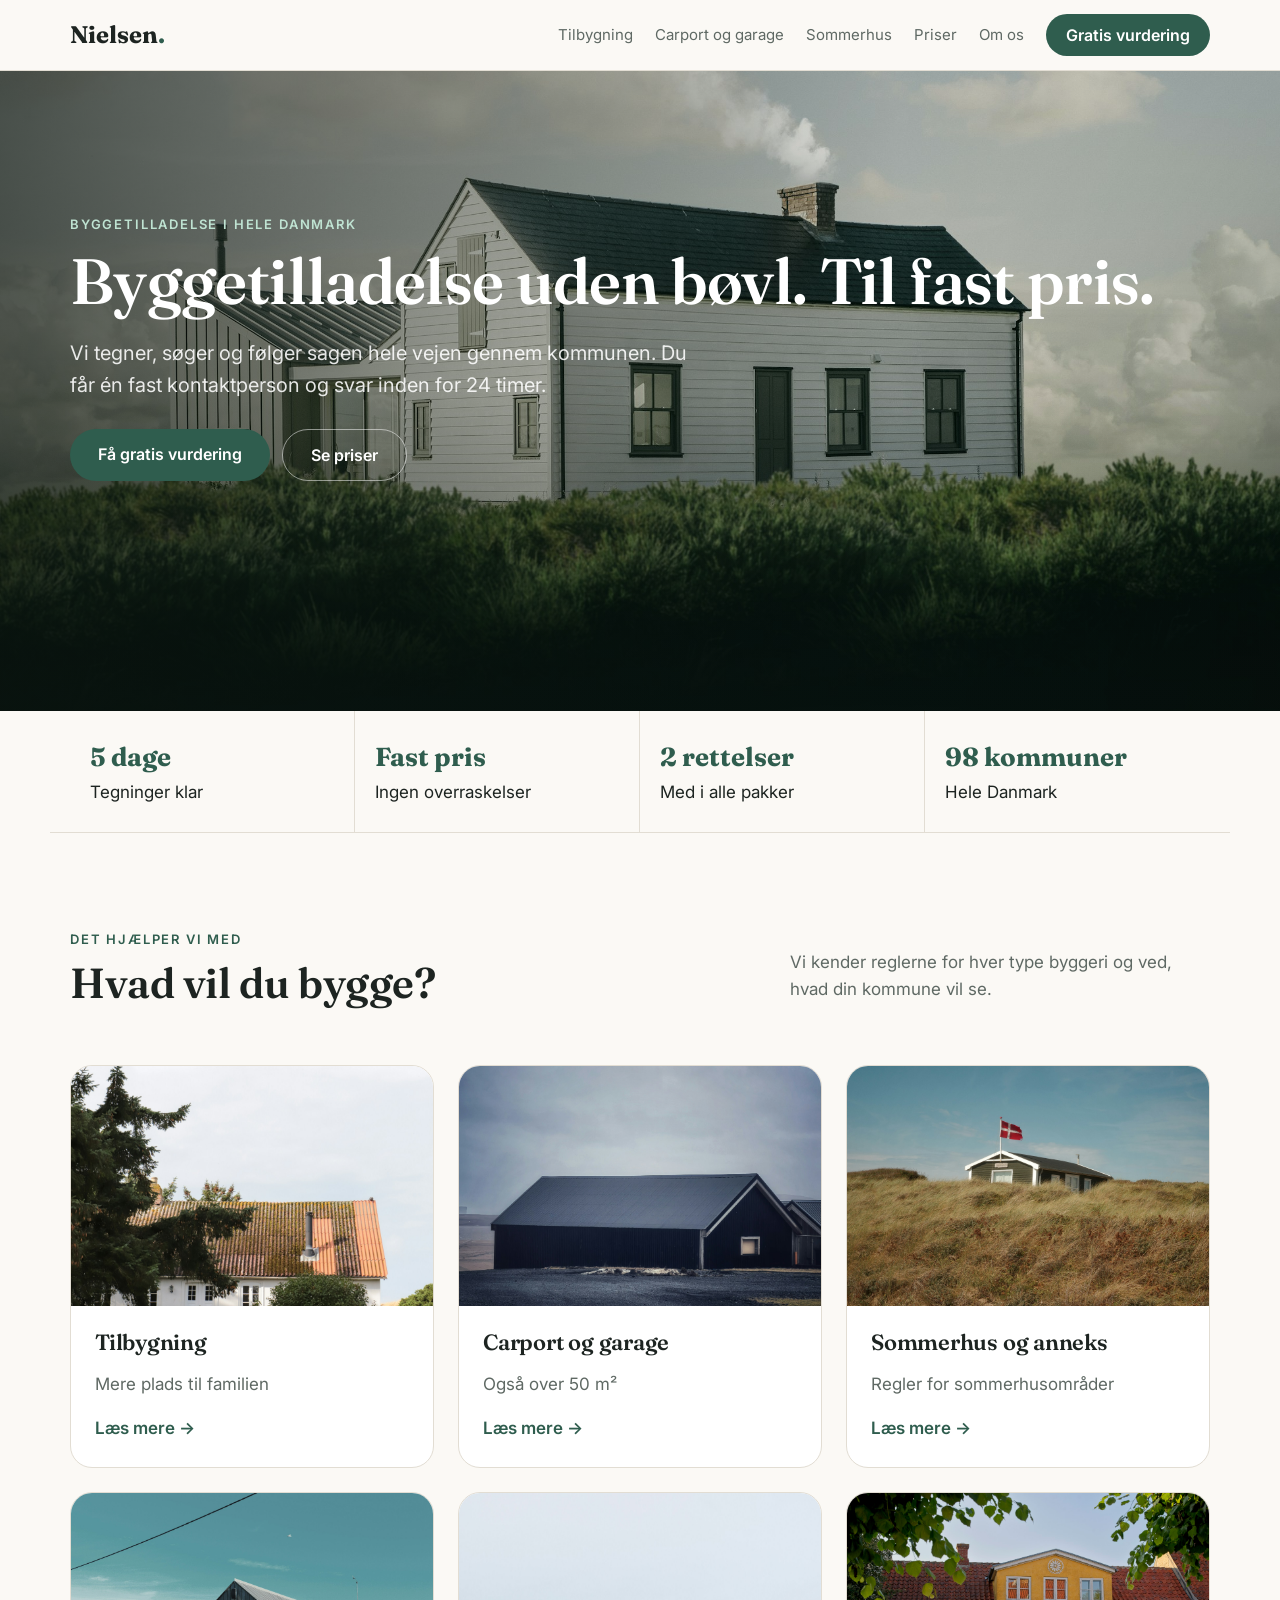
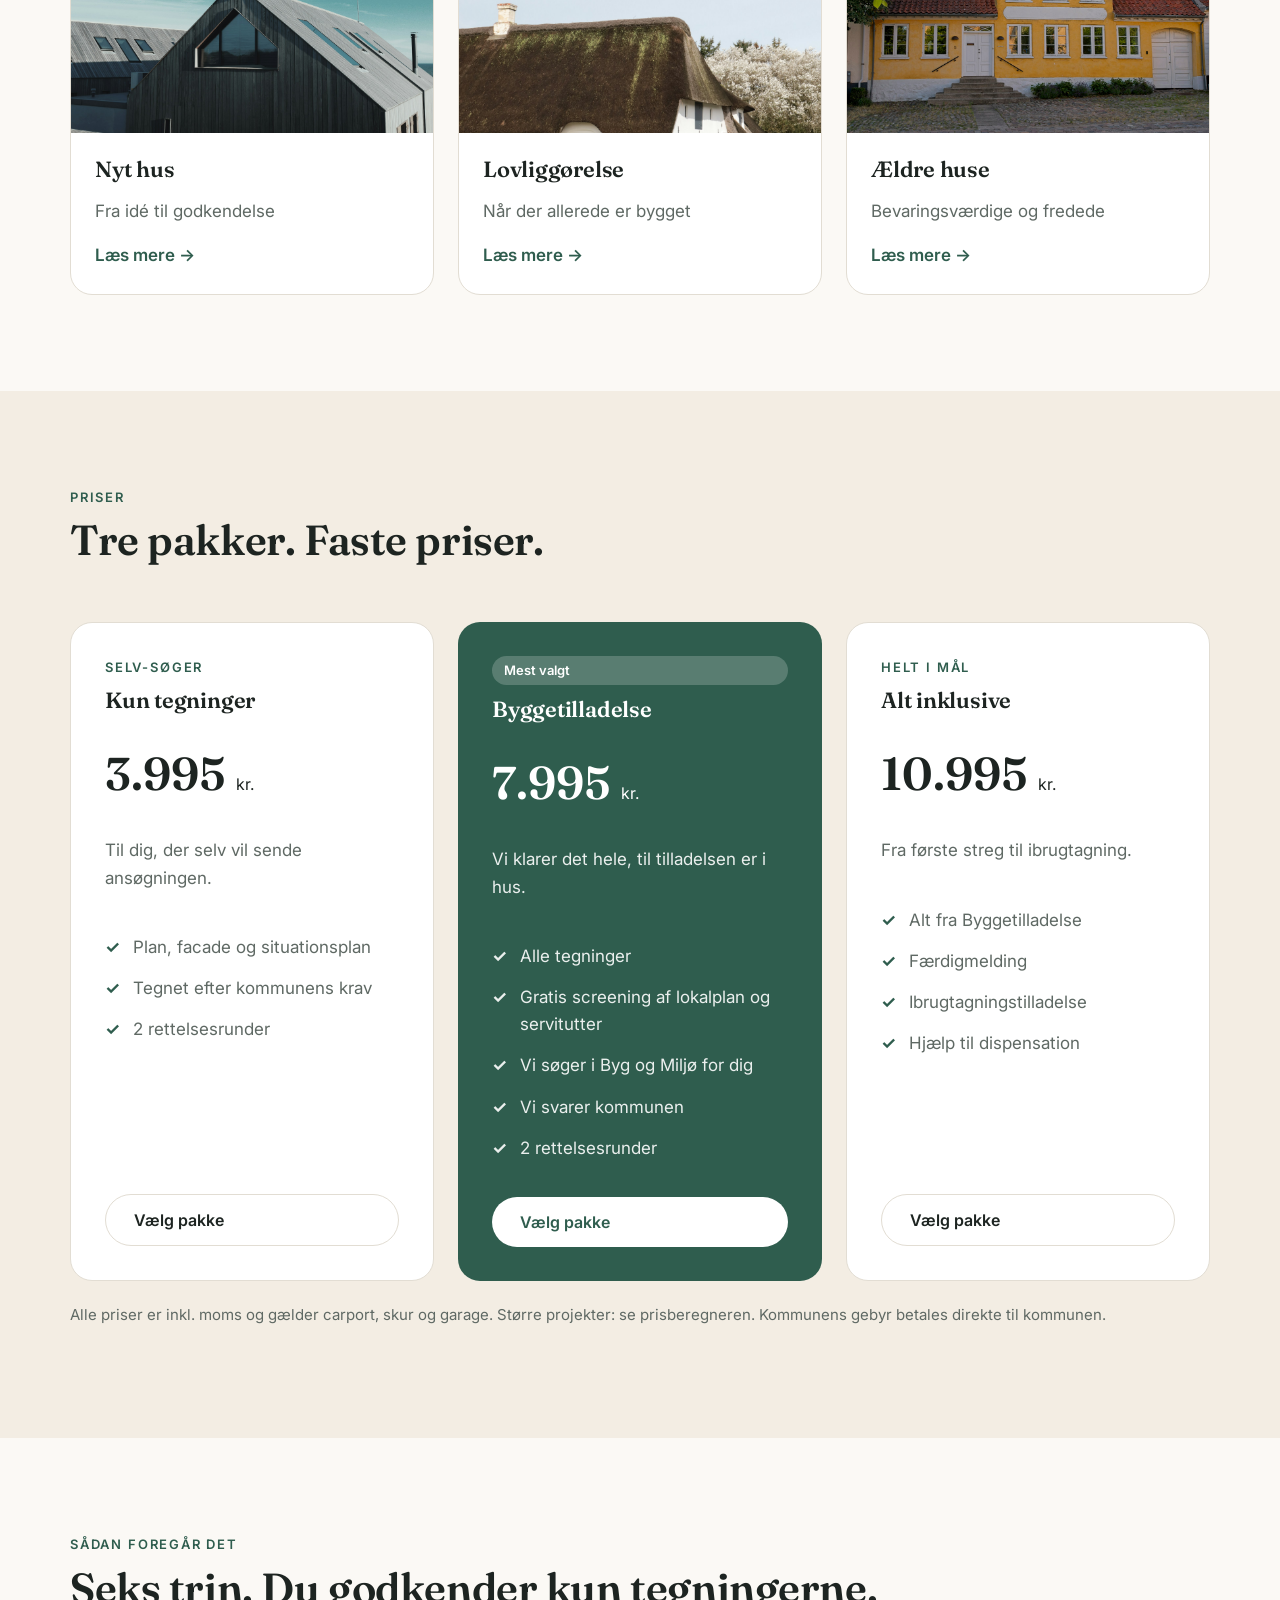
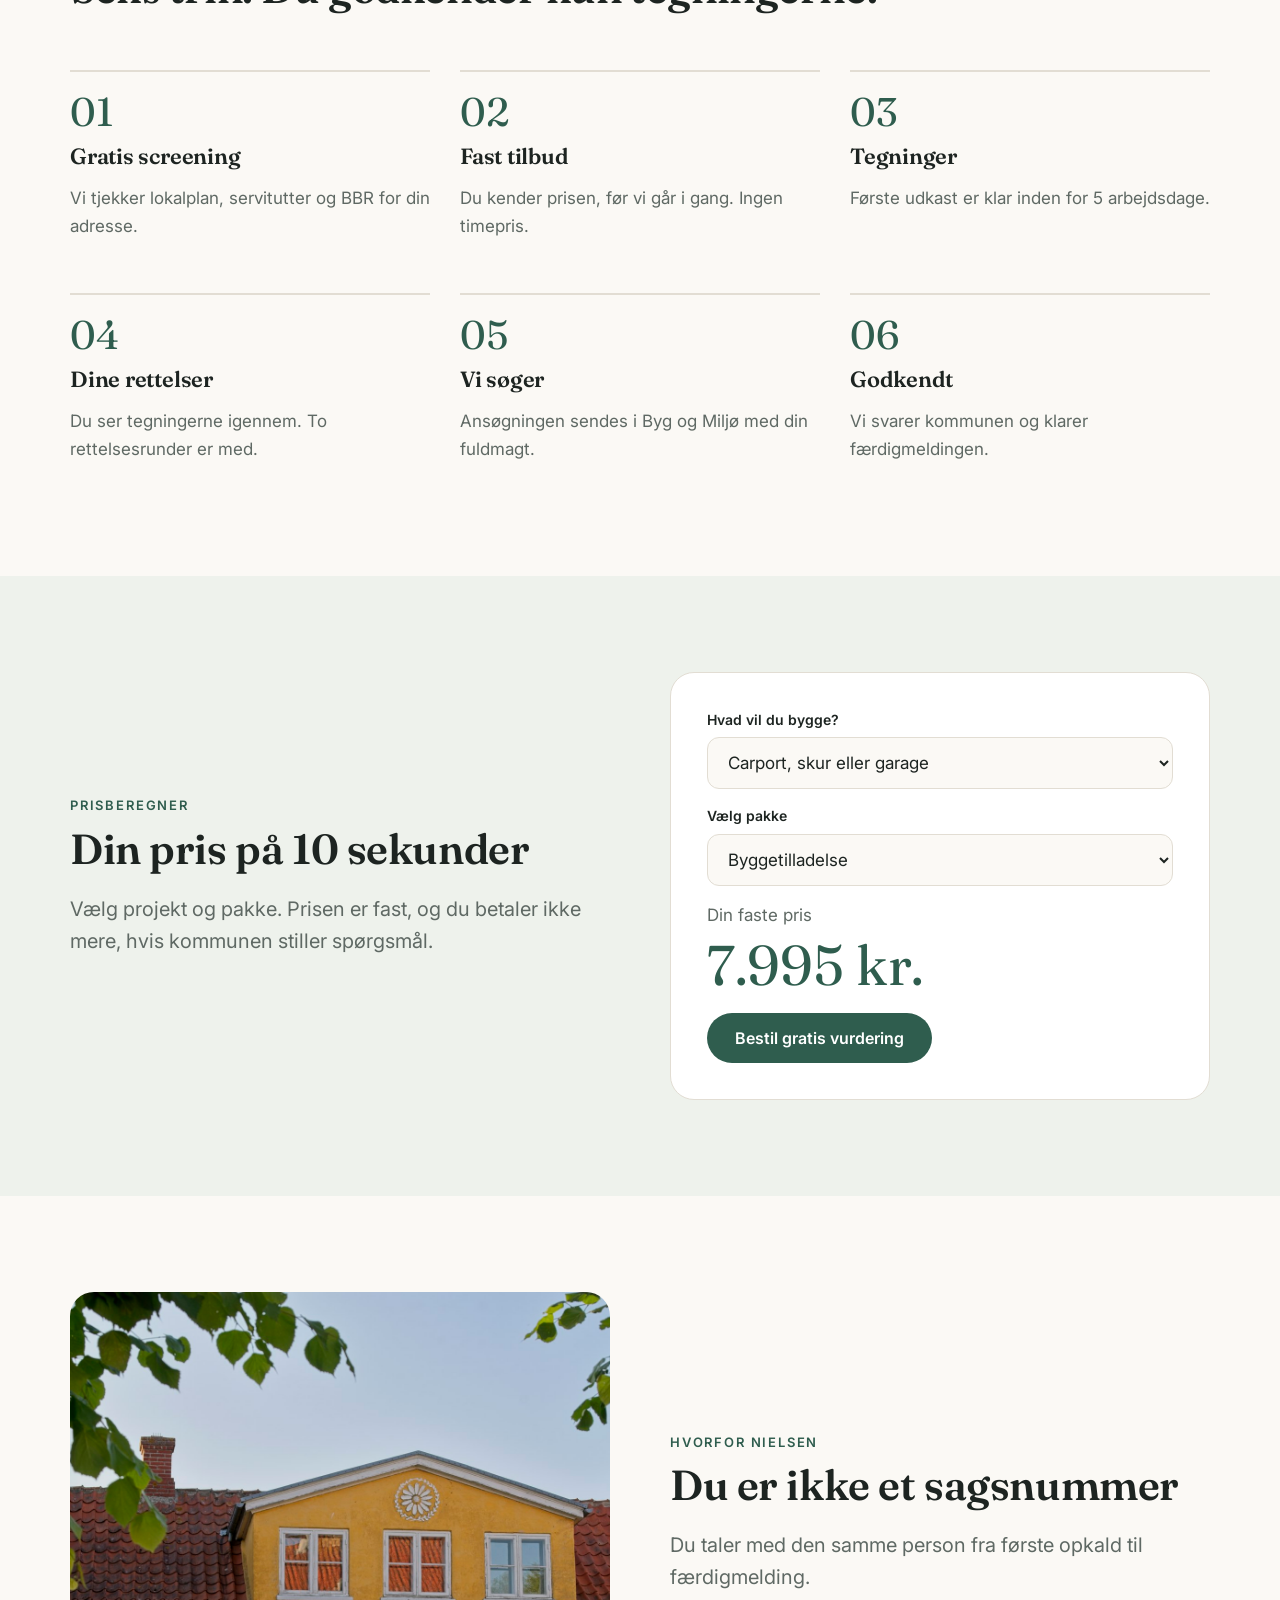
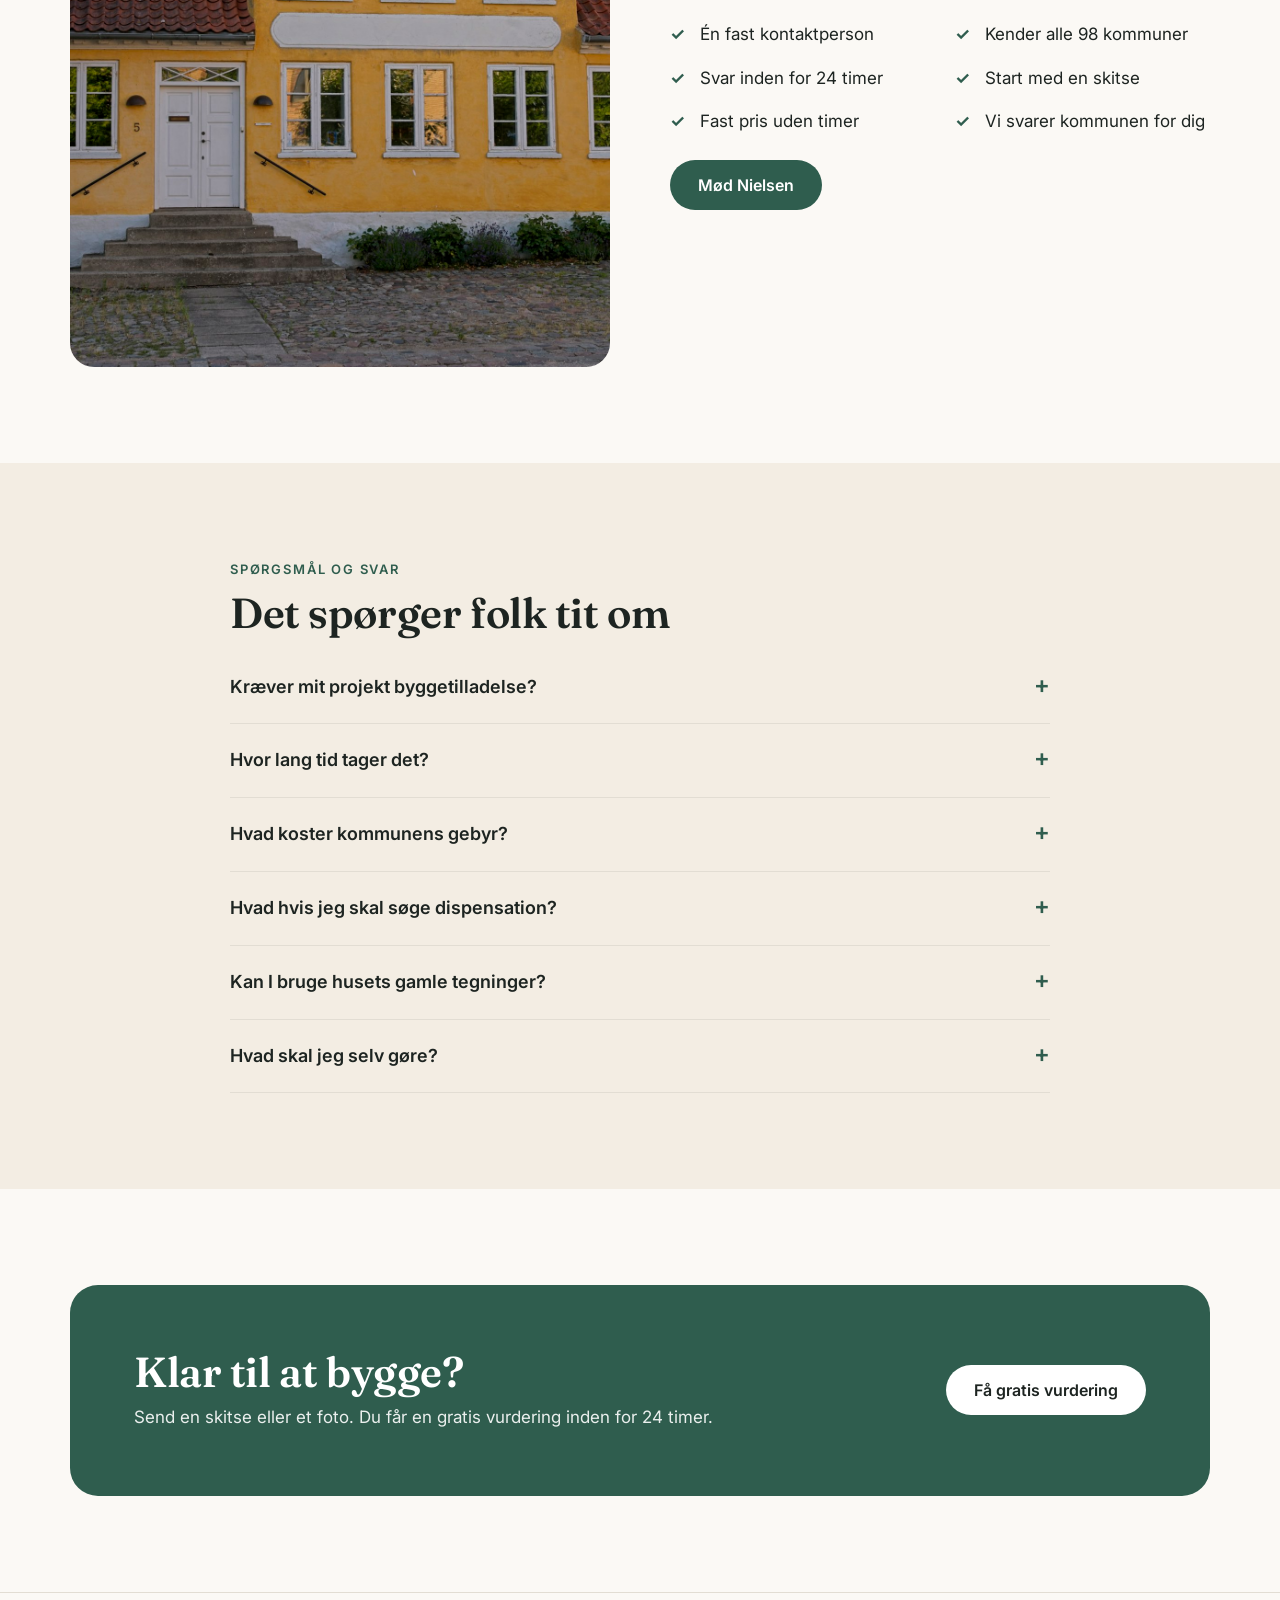
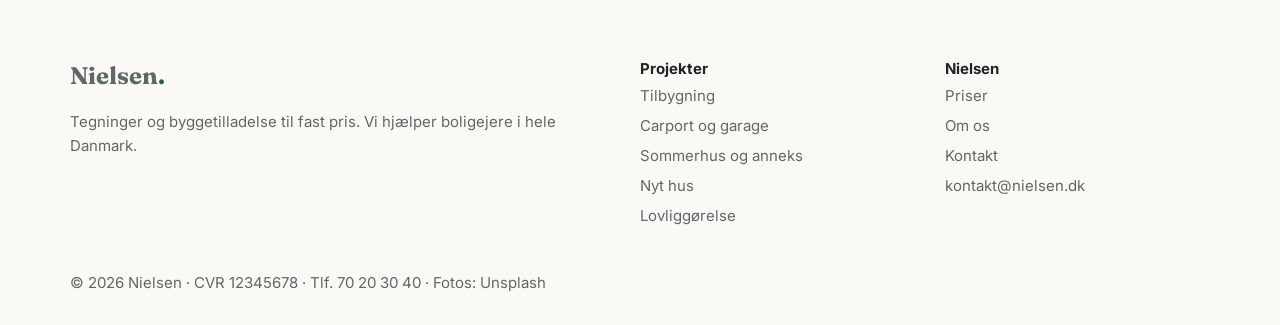
<file: index.html>
<!doctype html><html lang="da"><head><meta charset="utf-8"><meta name="viewport" content="width=device-width,initial-scale=1">
<title>Nielsen Byggetilladelse</title><meta name="description" content="Tegninger og byggetilladelse til tilbygning, carport, sommerhus og nyt hus. Fast pris og svar inden for 24 timer.">
<link rel="preconnect" href="https://fonts.googleapis.com"><link href="https://fonts.googleapis.com/css2?family=Fraunces:opsz,wght@9..144,600;9..144,700&family=Inter:wght@400;600&display=swap" rel="stylesheet">
<link rel="stylesheet" href="style.css"></head><body>
<header><div class="w"><a class="logo" href="index.html">Nielsen<i>.</i></a><button class="burger" aria-label="Menu" onclick="document.querySelector('nav').classList.toggle('open')">☰</button>
<nav><a href="tilbygning.html">Tilbygning</a><a href="carport-garage.html">Carport og garage</a><a href="sommerhus-anneks.html">Sommerhus</a><a href="priser.html">Priser</a><a href="om-os.html">Om os</a><a class="btn" style="padding:11px 20px" href="kontakt.html">Gratis vurdering</a></nav></div></header>
<div class="hero"><img src="img/hero.jpg" alt=""><div class="w"><div class="eyebrow">Byggetilladelse i hele Danmark</div><h1>Byggetilladelse uden bøvl. Til fast pris.</h1><p class="lead">Vi tegner, søger og følger sagen hele vejen gennem kommunen. Du får én fast kontaktperson og svar inden for 24 timer.</p><p style="margin-top:28px;display:flex;gap:12px;flex-wrap:wrap"><a class="btn" href="kontakt.html">Få gratis vurdering</a><a class="btn ghost" style="color:#fff!important;border-color:rgba(255,255,255,.5)" href="priser.html">Se priser</a></p></div></div><div class="w trust"><div><b>5 dage</b>Tegninger klar</div><div><b>Fast pris</b>Ingen overraskelser</div><div><b>2 rettelser</b>Med i alle pakker</div><div><b>98 kommuner</b>Hele Danmark</div></div><section><div class="w"><div class="head"><div><div class="eyebrow">Det hjælper vi med</div><h2>Hvad vil du bygge?</h2></div><p class="mut" style="max-width:420px">Vi kender reglerne for hver type byggeri og ved, hvad din kommune vil se.</p></div><div class="cards"><a class="pcard" href="tilbygning.html"><img src="img/tilbyg.jpg" alt="Tilbygning" loading="lazy"><div><h3>Tilbygning</h3><p class="mut">Mere plads til familien</p><span>Læs mere →</span></div></a><a class="pcard" href="carport-garage.html"><img src="img/carport.jpg" alt="Carport og garage" loading="lazy"><div><h3>Carport og garage</h3><p class="mut">Også over 50 m²</p><span>Læs mere →</span></div></a><a class="pcard" href="sommerhus-anneks.html"><img src="img/sommer.jpg" alt="Sommerhus og anneks" loading="lazy"><div><h3>Sommerhus og anneks</h3><p class="mut">Regler for sommerhusområder</p><span>Læs mere →</span></div></a><a class="pcard" href="nyt-hus.html"><img src="img/nythus.jpg" alt="Nyt hus" loading="lazy"><div><h3>Nyt hus</h3><p class="mut">Fra idé til godkendelse</p><span>Læs mere →</span></div></a><a class="pcard" href="lovliggoerelse.html"><img src="img/lovlig.jpg" alt="Lovliggørelse" loading="lazy"><div><h3>Lovliggørelse</h3><p class="mut">Når der allerede er bygget</p><span>Læs mere →</span></div></a><a class="pcard" href="om-os.html"><img src="img/gul.jpg" alt="Ældre huse" loading="lazy"><div><h3>Ældre huse</h3><p class="mut">Bevaringsværdige og fredede</p><span>Læs mere →</span></div></a></div></div></section><section class="sand"><div class="w"><div class="head"><div><div class="eyebrow">Priser</div><h2>Tre pakker. Faste priser.</h2></div></div><div class="prices">
<div class="price"><div class="eyebrow">Selv-søger</div><h3>Kun tegninger</h3><div class="amount">3.995 <small>kr.</small></div><p class="mut">Til dig, der selv vil sende ansøgningen.</p><ul><li>Plan, facade og situationsplan</li><li>Tegnet efter kommunens krav</li><li>2 rettelsesrunder</li></ul><a class="btn ghost" href="kontakt.html">Vælg pakke</a></div>
<div class="price hot"><span class="tag">Mest valgt</span><h3 style="margin-top:12px">Byggetilladelse</h3><div class="amount">7.995 <small>kr.</small></div><p class="mut">Vi klarer det hele, til tilladelsen er i hus.</p><ul><li>Alle tegninger</li><li>Gratis screening af lokalplan og servitutter</li><li>Vi søger i Byg og Miljø for dig</li><li>Vi svarer kommunen</li><li>2 rettelsesrunder</li></ul><a class="btn" href="kontakt.html">Vælg pakke</a></div>
<div class="price"><div class="eyebrow">Helt i mål</div><h3>Alt inklusive</h3><div class="amount">10.995 <small>kr.</small></div><p class="mut">Fra første streg til ibrugtagning.</p><ul><li>Alt fra Byggetilladelse</li><li>Færdigmelding</li><li>Ibrugtagningstilladelse</li><li>Hjælp til dispensation</li></ul><a class="btn ghost" href="kontakt.html">Vælg pakke</a></div></div>
<p class="mut" style="margin-top:22px;font-size:15px">Alle priser er inkl. moms og gælder carport, skur og garage. Større projekter: se prisberegneren. Kommunens gebyr betales direkte til kommunen.</p></div></section><section><div class="w"><div class="head"><div><div class="eyebrow">Sådan foregår det</div><h2>Seks trin. Du godkender kun tegningerne.</h2></div></div><div class="steps"><div class="step"><h3>Gratis screening</h3><p class="mut">Vi tjekker lokalplan, servitutter og BBR for din adresse.</p></div>
<div class="step"><h3>Fast tilbud</h3><p class="mut">Du kender prisen, før vi går i gang. Ingen timepris.</p></div>
<div class="step"><h3>Tegninger</h3><p class="mut">Første udkast er klar inden for 5 arbejdsdage.</p></div>
<div class="step"><h3>Dine rettelser</h3><p class="mut">Du ser tegningerne igennem. To rettelsesrunder er med.</p></div>
<div class="step"><h3>Vi søger</h3><p class="mut">Ansøgningen sendes i Byg og Miljø med din fuldmagt.</p></div>
<div class="step"><h3>Godkendt</h3><p class="mut">Vi svarer kommunen og klarer færdigmeldingen.</p></div></div></div></section><section class="soft"><div class="w"><div class="split"><div><div class="eyebrow">Prisberegner</div><h2>Din pris på 10 sekunder</h2><p class="lead">Vælg projekt og pakke. Prisen er fast, og du betaler ikke mere, hvis kommunen stiller spørgsmål.</p></div>
<div class="calc" data-calc><label>Hvad vil du bygge?</label><select class="cp"><option value="0">Carport, skur eller garage</option><option value="2000">Tilbygning eller udestue</option><option value="3000">Anneks eller sommerhus</option><option value="6000">Nyt hus</option></select>
<label>Vælg pakke</label><select class="ck"><option value="3995">Kun tegninger</option><option value="7995" selected>Byggetilladelse</option><option value="10995">Alt inklusive</option></select>
<div class="mut">Din faste pris</div><div class="res">7.995 kr.</div><a class="btn" href="kontakt.html">Bestil gratis vurdering</a></div></div></div></section><section><div class="w split"><img src="img/gul.jpg" alt="Dansk hus" loading="lazy"><div><div class="eyebrow">Hvorfor Nielsen</div><h2>Du er ikke et sagsnummer</h2><p class="lead">Du taler med den samme person fra første opkald til færdigmelding.</p><ul class="checks"><li>Én fast kontaktperson</li><li>Svar inden for 24 timer</li><li>Fast pris uden timer</li><li>Kender alle 98 kommuner</li><li>Start med en skitse</li><li>Vi svarer kommunen for dig</li></ul><p><a class="btn" href="om-os.html">Mød Nielsen</a></p></div></div></section><section class="sand"><div class="w" style="max-width:860px"><div class="eyebrow">Spørgsmål og svar</div><h2>Det spørger folk tit om</h2><details><summary>Kræver mit projekt byggetilladelse?</summary><p>Det afhænger af størrelse, placering og lokalplan. Mange mindre projekter kræver kun anmeldelse. Vi tjekker det gratis for dig.</p></details><details><summary>Hvor lang tid tager det?</summary><p>Tegningerne er klar på cirka 5 arbejdsdage. Kommunens sagsbehandling varierer fra kommune til kommune, og vi fortæller dig den forventede tid.</p></details><details><summary>Hvad koster kommunens gebyr?</summary><p>Gebyret fastsættes af kommunen og betales direkte til dem. Vi oplyser beløbet, før du siger ja.</p></details><details><summary>Hvad hvis jeg skal søge dispensation?</summary><p>Så skriver vi ansøgningen om dispensation og argumenterer for dit projekt over for kommunen.</p></details><details><summary>Kan I bruge husets gamle tegninger?</summary><p>Ja. Vi henter dem fra kommunens arkiv, når det er muligt. Det sparer tid og penge.</p></details><details><summary>Hvad skal jeg selv gøre?</summary><p>Kun sende os adresse, en skitse eller et foto og godkende tegningerne. Vi klarer resten.</p></details></div></section>
<section><div class="w"><div class="cta"><div><h2 style="margin-bottom:8px">Klar til at bygge?</h2><p>Send en skitse eller et foto. Du får en gratis vurdering inden for 24 timer.</p></div><a class="btn light" href="kontakt.html">Få gratis vurdering</a></div></div></section>
<footer><div class="w"><div class="fgrid"><div><a class="logo" href="index.html" style="padding:0">Nielsen<i>.</i></a><p>Tegninger og byggetilladelse til fast pris. Vi hjælper boligejere i hele Danmark.</p></div>
<div><b style="color:var(--ink)">Projekter</b><a href="tilbygning.html">Tilbygning</a><a href="carport-garage.html">Carport og garage</a><a href="sommerhus-anneks.html">Sommerhus og anneks</a><a href="nyt-hus.html">Nyt hus</a><a href="lovliggoerelse.html">Lovliggørelse</a></div>
<div><b style="color:var(--ink)">Nielsen</b><a href="priser.html">Priser</a><a href="om-os.html">Om os</a><a href="kontakt.html">Kontakt</a><a href="mailto:kontakt@nielsen.dk">kontakt@nielsen.dk</a></div></div>
<div>© 2026 Nielsen · CVR 12345678 · Tlf. 70 20 30 40 · Fotos: Unsplash</div></div></footer>
<script>document.querySelectorAll('[data-calc]').forEach(c=>{const p=c.querySelector('.cp'),k=c.querySelector('.ck'),r=c.querySelector('.res');
const u=()=>{const b=+k.value,x=+p.value;r.textContent=(b+(b<5000?Math.round(x/2):x)).toLocaleString('da-DK')+' kr.'};p.onchange=k.onchange=u;u()})</script>
</body></html>
</file>
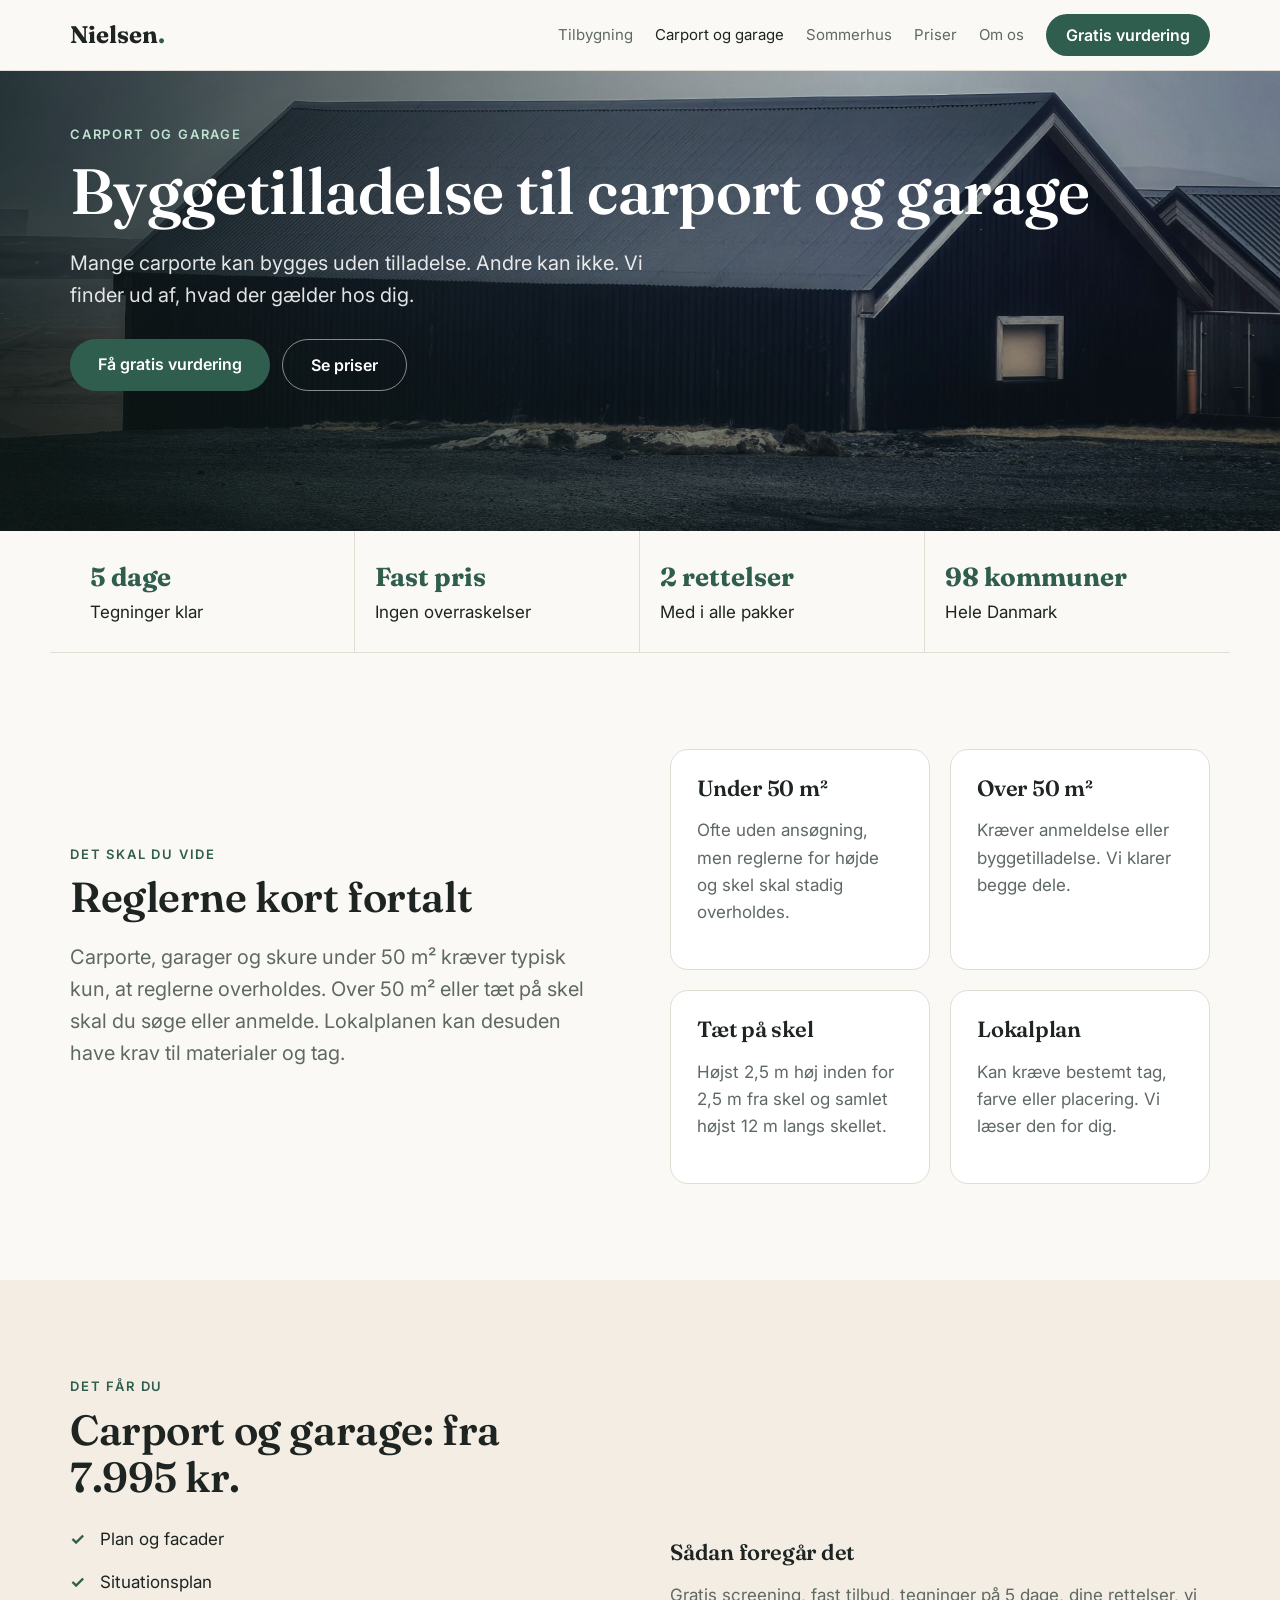
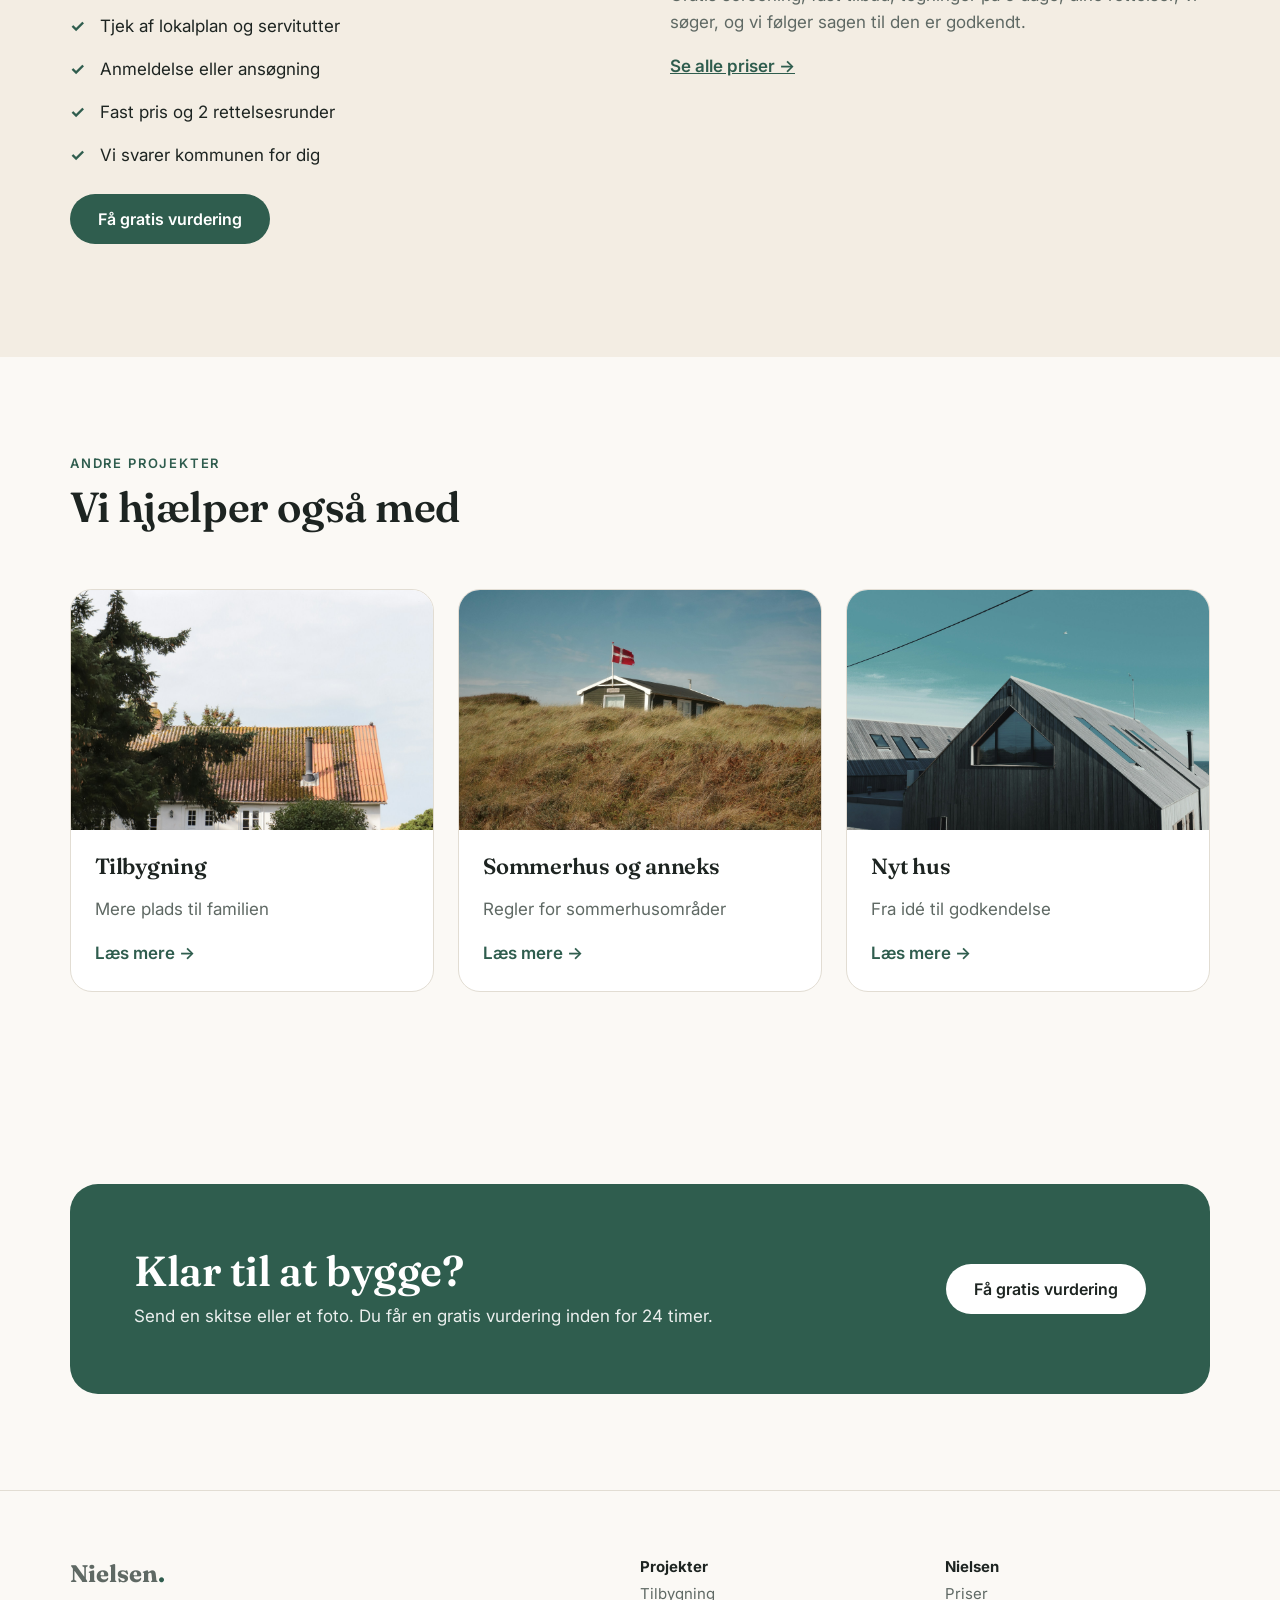
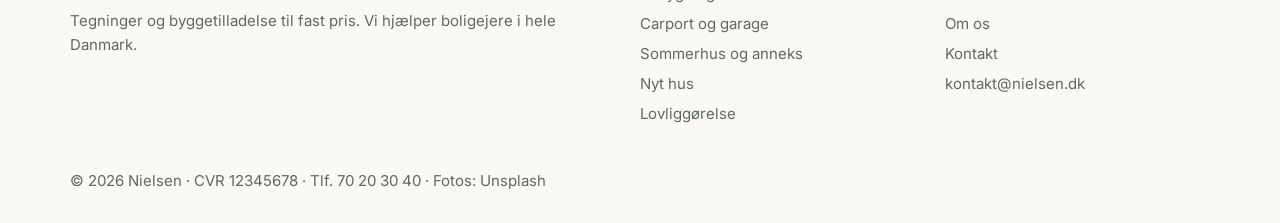
<file: carport-garage.html>
<!doctype html><html lang="da"><head><meta charset="utf-8"><meta name="viewport" content="width=device-width,initial-scale=1">
<title>Byggetilladelse til carport og garage | Nielsen</title><meta name="description" content="Mange carporte kan bygges uden tilladelse. Andre kan ikke. Vi finder ud af, hvad der gælder hos dig.">
<link rel="preconnect" href="https://fonts.googleapis.com"><link href="https://fonts.googleapis.com/css2?family=Fraunces:opsz,wght@9..144,600;9..144,700&family=Inter:wght@400;600&display=swap" rel="stylesheet">
<link rel="stylesheet" href="style.css"></head><body>
<header><div class="w"><a class="logo" href="index.html">Nielsen<i>.</i></a><button class="burger" aria-label="Menu" onclick="document.querySelector('nav').classList.toggle('open')">☰</button>
<nav><a href="tilbygning.html">Tilbygning</a><a href="carport-garage.html" class=on>Carport og garage</a><a href="sommerhus-anneks.html">Sommerhus</a><a href="priser.html">Priser</a><a href="om-os.html">Om os</a><a class="btn" style="padding:11px 20px" href="kontakt.html">Gratis vurdering</a></nav></div></header>
<div class="hero small"><img src="img/carport.jpg" alt=""><div class="w"><div class="eyebrow">Carport og garage</div><h1>Byggetilladelse til carport og garage</h1><p class="lead">Mange carporte kan bygges uden tilladelse. Andre kan ikke. Vi finder ud af, hvad der gælder hos dig.</p><p style="margin-top:28px;display:flex;gap:12px;flex-wrap:wrap"><a class="btn" href="kontakt.html">Få gratis vurdering</a><a class="btn ghost" style="color:#fff!important;border-color:rgba(255,255,255,.5)" href="priser.html">Se priser</a></p></div></div><div class="w trust"><div><b>5 dage</b>Tegninger klar</div><div><b>Fast pris</b>Ingen overraskelser</div><div><b>2 rettelser</b>Med i alle pakker</div><div><b>98 kommuner</b>Hele Danmark</div></div><section><div class="w split"><div><div class="eyebrow">Det skal du vide</div><h2>Reglerne kort fortalt</h2><p class="lead">Carporte, garager og skure under 50 m² kræver typisk kun, at reglerne overholdes. Over 50 m² eller tæt på skel skal du søge eller anmelde. Lokalplanen kan desuden have krav til materialer og tag.</p></div><div class="rules"><div class="rule"><h3>Under 50 m²</h3><p class="mut">Ofte uden ansøgning, men reglerne for højde og skel skal stadig overholdes.</p></div><div class="rule"><h3>Over 50 m²</h3><p class="mut">Kræver anmeldelse eller byggetilladelse. Vi klarer begge dele.</p></div><div class="rule"><h3>Tæt på skel</h3><p class="mut">Højst 2,5 m høj inden for 2,5 m fra skel og samlet højst 12 m langs skellet.</p></div><div class="rule"><h3>Lokalplan</h3><p class="mut">Kan kræve bestemt tag, farve eller placering. Vi læser den for dig.</p></div></div></div></section><section class="sand"><div class="w split"><div><div class="eyebrow">Det får du</div><h2>Carport og garage: fra 7.995 kr.</h2><ul class="checks" style="columns:1"><li>Plan og facader</li><li>Situationsplan</li><li>Tjek af lokalplan og servitutter</li><li>Anmeldelse eller ansøgning</li><li>Fast pris og 2 rettelsesrunder</li><li>Vi svarer kommunen for dig</li></ul><p><a class="btn" href="kontakt.html">Få gratis vurdering</a></p></div><div><h3>Sådan foregår det</h3><p class="mut">Gratis screening, fast tilbud, tegninger på 5 dage, dine rettelser, vi søger, og vi følger sagen til den er godkendt.</p><p><a href="priser.html" style="color:var(--acc);font-weight:600">Se alle priser →</a></p></div></div></section><section><div class="w"><div class="head"><div><div class="eyebrow">Andre projekter</div><h2>Vi hjælper også med</h2></div></div><div class="cards"><a class="pcard" href="tilbygning.html"><img src="img/tilbyg.jpg" alt="Tilbygning" loading="lazy"><div><h3>Tilbygning</h3><p class="mut">Mere plads til familien</p><span>Læs mere →</span></div></a><a class="pcard" href="sommerhus-anneks.html"><img src="img/sommer.jpg" alt="Sommerhus og anneks" loading="lazy"><div><h3>Sommerhus og anneks</h3><p class="mut">Regler for sommerhusområder</p><span>Læs mere →</span></div></a><a class="pcard" href="nyt-hus.html"><img src="img/nythus.jpg" alt="Nyt hus" loading="lazy"><div><h3>Nyt hus</h3><p class="mut">Fra idé til godkendelse</p><span>Læs mere →</span></div></a></div></div></section>
<section><div class="w"><div class="cta"><div><h2 style="margin-bottom:8px">Klar til at bygge?</h2><p>Send en skitse eller et foto. Du får en gratis vurdering inden for 24 timer.</p></div><a class="btn light" href="kontakt.html">Få gratis vurdering</a></div></div></section>
<footer><div class="w"><div class="fgrid"><div><a class="logo" href="index.html" style="padding:0">Nielsen<i>.</i></a><p>Tegninger og byggetilladelse til fast pris. Vi hjælper boligejere i hele Danmark.</p></div>
<div><b style="color:var(--ink)">Projekter</b><a href="tilbygning.html">Tilbygning</a><a href="carport-garage.html">Carport og garage</a><a href="sommerhus-anneks.html">Sommerhus og anneks</a><a href="nyt-hus.html">Nyt hus</a><a href="lovliggoerelse.html">Lovliggørelse</a></div>
<div><b style="color:var(--ink)">Nielsen</b><a href="priser.html">Priser</a><a href="om-os.html">Om os</a><a href="kontakt.html">Kontakt</a><a href="mailto:kontakt@nielsen.dk">kontakt@nielsen.dk</a></div></div>
<div>© 2026 Nielsen · CVR 12345678 · Tlf. 70 20 30 40 · Fotos: Unsplash</div></div></footer>
<script>document.querySelectorAll('[data-calc]').forEach(c=>{const p=c.querySelector('.cp'),k=c.querySelector('.ck'),r=c.querySelector('.res');
const u=()=>{const b=+k.value,x=+p.value;r.textContent=(b+(b<5000?Math.round(x/2):x)).toLocaleString('da-DK')+' kr.'};p.onchange=k.onchange=u;u()})</script>
</body></html>
</file>
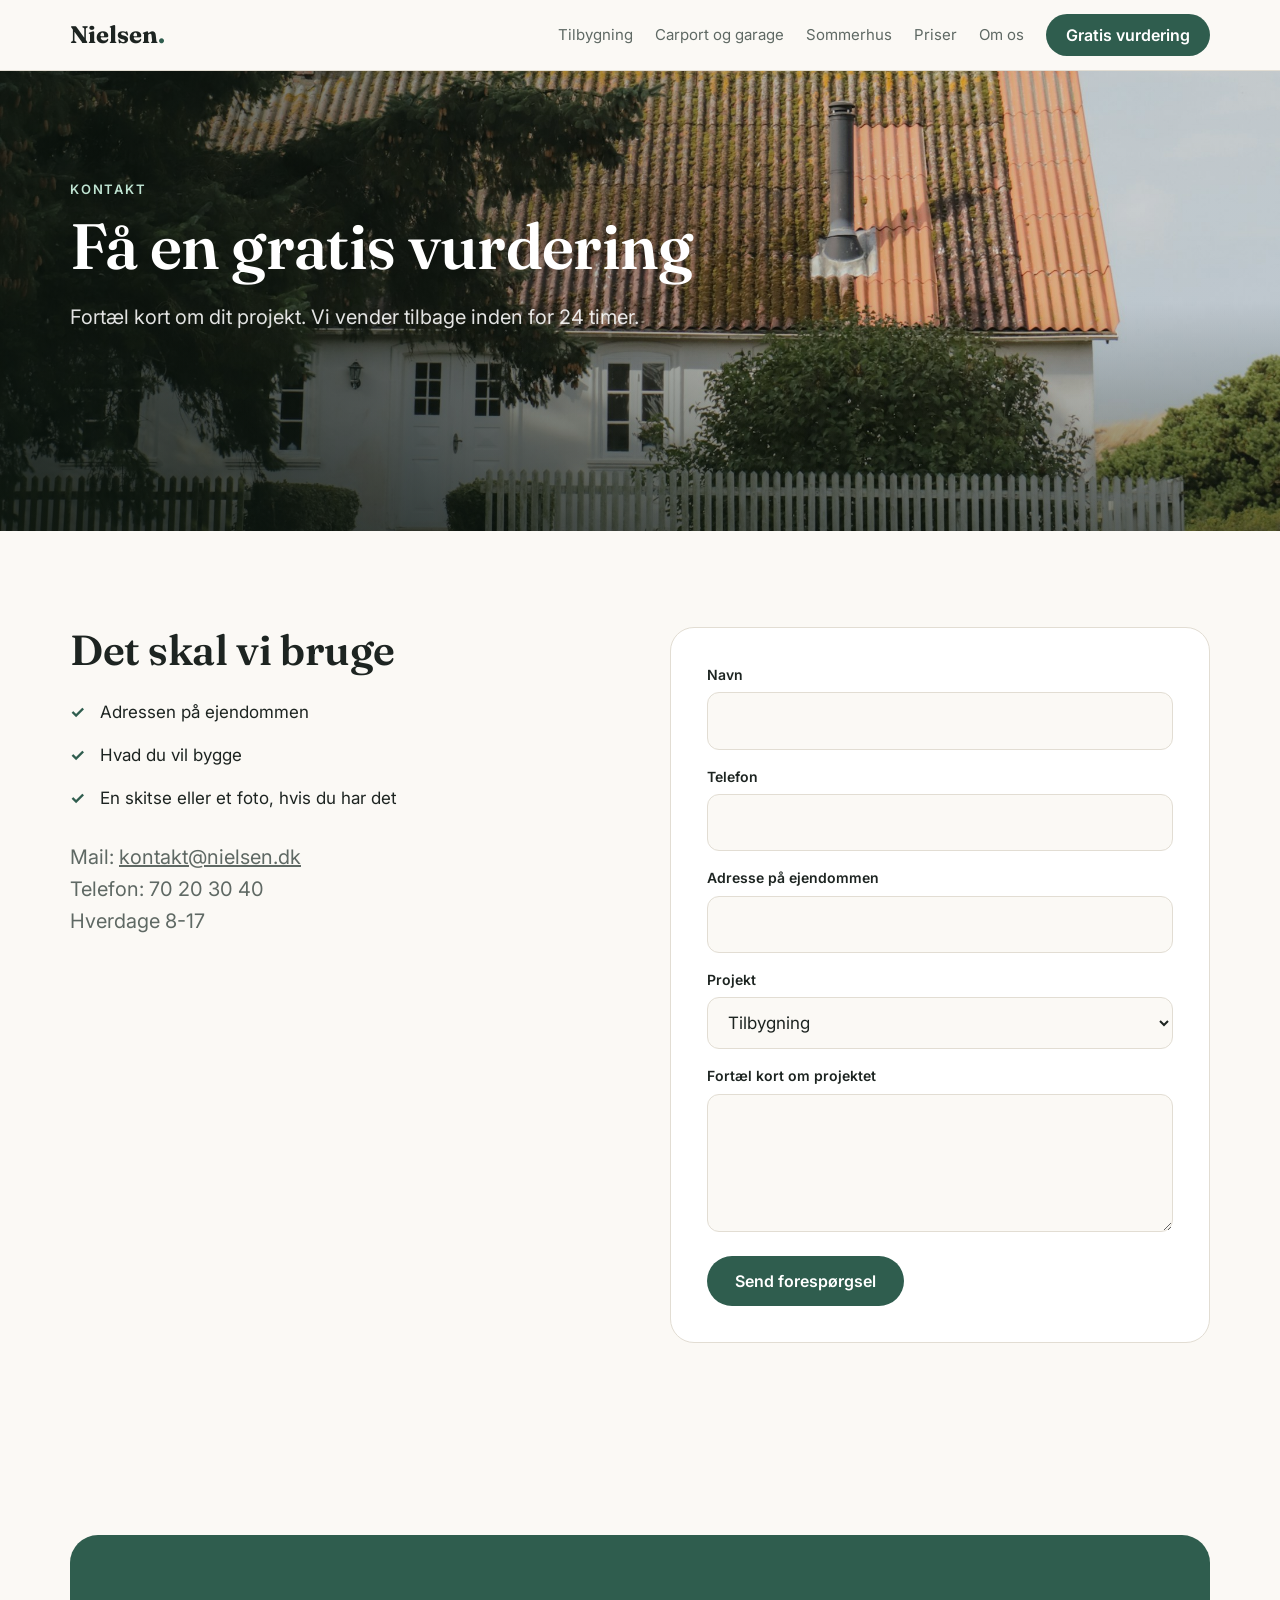
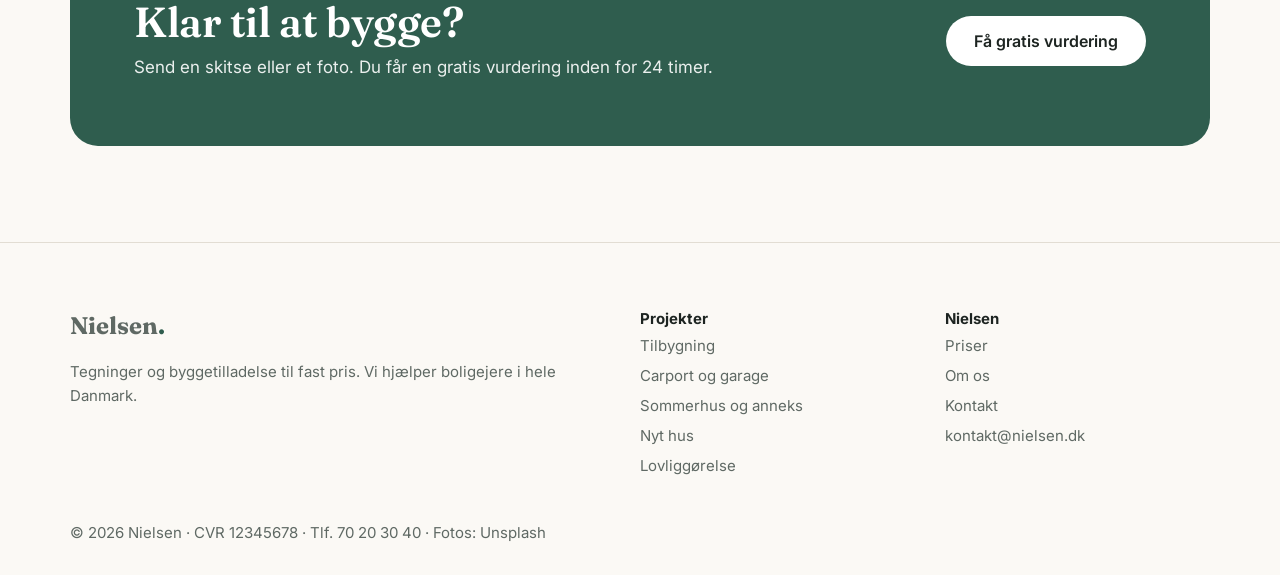
<file: kontakt.html>
<!doctype html><html lang="da"><head><meta charset="utf-8"><meta name="viewport" content="width=device-width,initial-scale=1">
<title>Kontakt | Nielsen</title><meta name="description" content="Få en gratis vurdering af dit byggeprojekt.">
<link rel="preconnect" href="https://fonts.googleapis.com"><link href="https://fonts.googleapis.com/css2?family=Fraunces:opsz,wght@9..144,600;9..144,700&family=Inter:wght@400;600&display=swap" rel="stylesheet">
<link rel="stylesheet" href="style.css"></head><body>
<header><div class="w"><a class="logo" href="index.html">Nielsen<i>.</i></a><button class="burger" aria-label="Menu" onclick="document.querySelector('nav').classList.toggle('open')">☰</button>
<nav><a href="tilbygning.html">Tilbygning</a><a href="carport-garage.html">Carport og garage</a><a href="sommerhus-anneks.html">Sommerhus</a><a href="priser.html">Priser</a><a href="om-os.html">Om os</a><a class="btn" style="padding:11px 20px" href="kontakt.html">Gratis vurdering</a></nav></div></header>
<div class="hero small"><img src="img/tilbyg.jpg" alt=""><div class="w"><div class="eyebrow">Kontakt</div><h1>Få en gratis vurdering</h1><p class="lead">Fortæl kort om dit projekt. Vi vender tilbage inden for 24 timer.</p></div></div><section><div class="w split" style="align-items:start"><div><h2>Det skal vi bruge</h2><ul class="checks" style="columns:1"><li>Adressen på ejendommen</li><li>Hvad du vil bygge</li><li>En skitse eller et foto, hvis du har det</li></ul><p class="lead">Mail: <a href="mailto:kontakt@nielsen.dk">kontakt@nielsen.dk</a><br>Telefon: 70 20 30 40<br>Hverdage 8-17</p></div>
<form class="calc" action="mailto:kontakt@nielsen.dk" method="post" enctype="text/plain"><label>Navn</label><input name="navn" required><label>Telefon</label><input name="telefon"><label>Adresse på ejendommen</label><input name="adresse">
<label>Projekt</label><select name="projekt"><option>Tilbygning</option><option>Carport eller garage</option><option>Sommerhus eller anneks</option><option>Nyt hus</option><option>Lovliggørelse</option><option>Andet</option></select>
<label>Fortæl kort om projektet</label><textarea name="besked" rows="4"></textarea><button class="btn" type="submit">Send forespørgsel</button></form></div></section>
<section><div class="w"><div class="cta"><div><h2 style="margin-bottom:8px">Klar til at bygge?</h2><p>Send en skitse eller et foto. Du får en gratis vurdering inden for 24 timer.</p></div><a class="btn light" href="kontakt.html">Få gratis vurdering</a></div></div></section>
<footer><div class="w"><div class="fgrid"><div><a class="logo" href="index.html" style="padding:0">Nielsen<i>.</i></a><p>Tegninger og byggetilladelse til fast pris. Vi hjælper boligejere i hele Danmark.</p></div>
<div><b style="color:var(--ink)">Projekter</b><a href="tilbygning.html">Tilbygning</a><a href="carport-garage.html">Carport og garage</a><a href="sommerhus-anneks.html">Sommerhus og anneks</a><a href="nyt-hus.html">Nyt hus</a><a href="lovliggoerelse.html">Lovliggørelse</a></div>
<div><b style="color:var(--ink)">Nielsen</b><a href="priser.html">Priser</a><a href="om-os.html">Om os</a><a href="kontakt.html">Kontakt</a><a href="mailto:kontakt@nielsen.dk">kontakt@nielsen.dk</a></div></div>
<div>© 2026 Nielsen · CVR 12345678 · Tlf. 70 20 30 40 · Fotos: Unsplash</div></div></footer>
<script>document.querySelectorAll('[data-calc]').forEach(c=>{const p=c.querySelector('.cp'),k=c.querySelector('.ck'),r=c.querySelector('.res');
const u=()=>{const b=+k.value,x=+p.value;r.textContent=(b+(b<5000?Math.round(x/2):x)).toLocaleString('da-DK')+' kr.'};p.onchange=k.onchange=u;u()})</script>
</body></html>
</file>
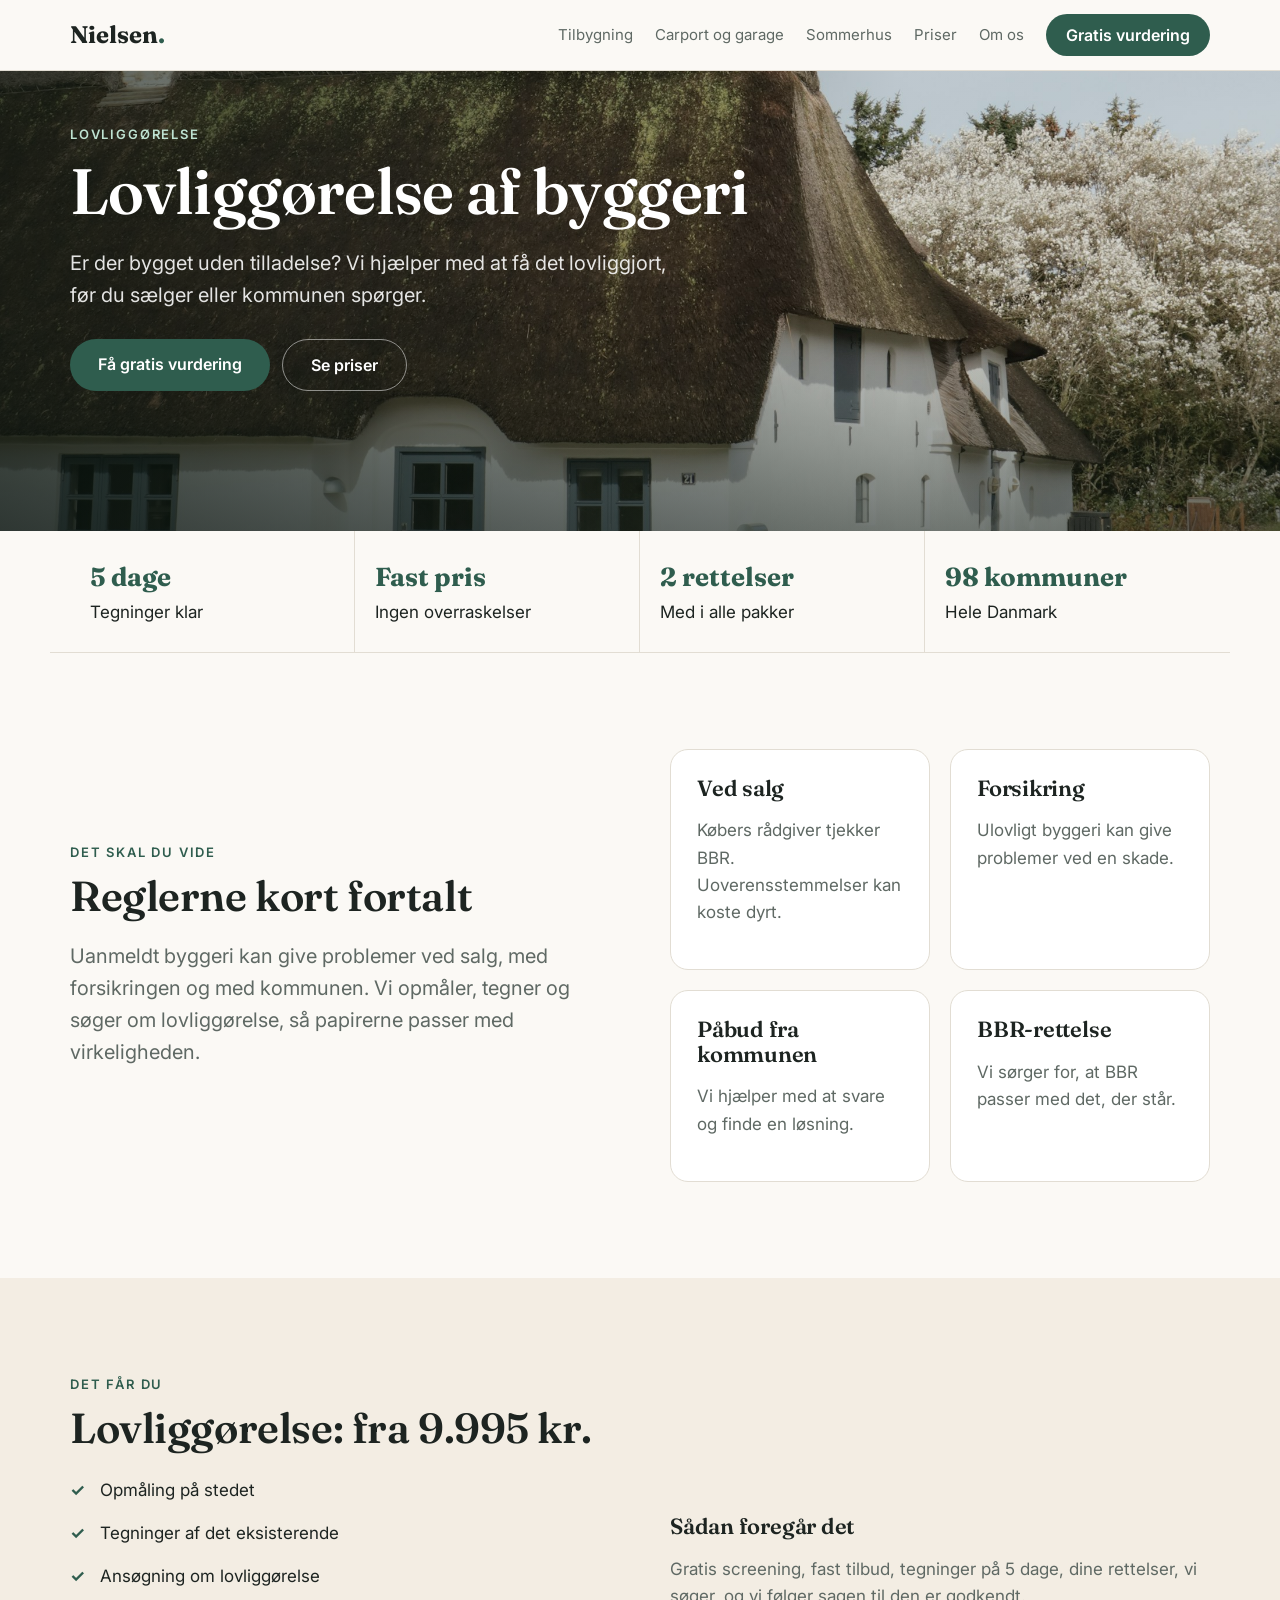
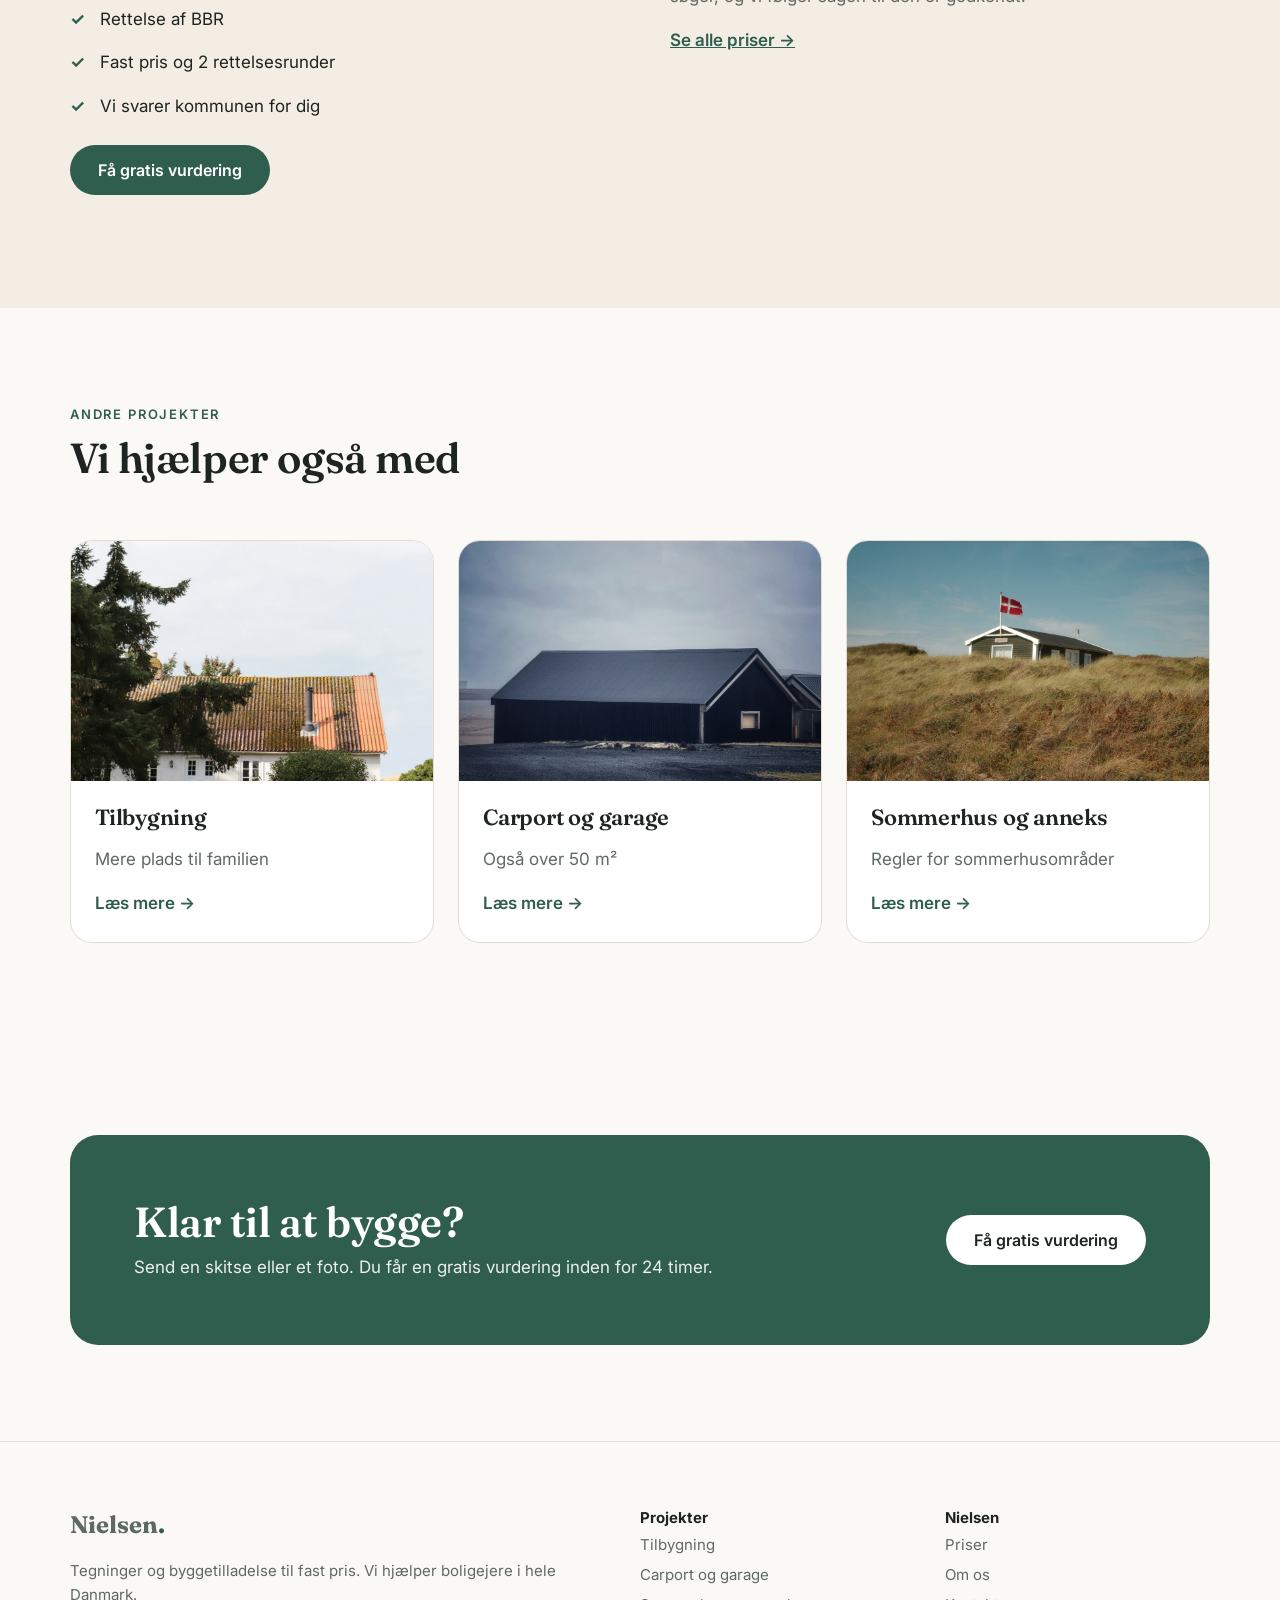
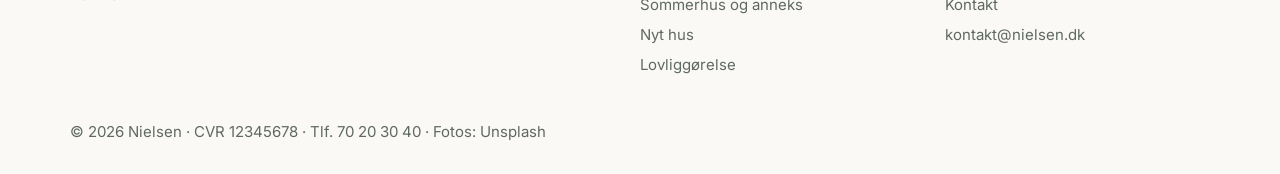
<file: lovliggoerelse.html>
<!doctype html><html lang="da"><head><meta charset="utf-8"><meta name="viewport" content="width=device-width,initial-scale=1">
<title>Lovliggørelse af byggeri | Nielsen</title><meta name="description" content="Er der bygget uden tilladelse? Vi hjælper med at få det lovliggjort, før du sælger eller kommunen spørger.">
<link rel="preconnect" href="https://fonts.googleapis.com"><link href="https://fonts.googleapis.com/css2?family=Fraunces:opsz,wght@9..144,600;9..144,700&family=Inter:wght@400;600&display=swap" rel="stylesheet">
<link rel="stylesheet" href="style.css"></head><body>
<header><div class="w"><a class="logo" href="index.html">Nielsen<i>.</i></a><button class="burger" aria-label="Menu" onclick="document.querySelector('nav').classList.toggle('open')">☰</button>
<nav><a href="tilbygning.html">Tilbygning</a><a href="carport-garage.html">Carport og garage</a><a href="sommerhus-anneks.html">Sommerhus</a><a href="priser.html">Priser</a><a href="om-os.html">Om os</a><a class="btn" style="padding:11px 20px" href="kontakt.html">Gratis vurdering</a></nav></div></header>
<div class="hero small"><img src="img/lovlig.jpg" alt=""><div class="w"><div class="eyebrow">Lovliggørelse</div><h1>Lovliggørelse af byggeri</h1><p class="lead">Er der bygget uden tilladelse? Vi hjælper med at få det lovliggjort, før du sælger eller kommunen spørger.</p><p style="margin-top:28px;display:flex;gap:12px;flex-wrap:wrap"><a class="btn" href="kontakt.html">Få gratis vurdering</a><a class="btn ghost" style="color:#fff!important;border-color:rgba(255,255,255,.5)" href="priser.html">Se priser</a></p></div></div><div class="w trust"><div><b>5 dage</b>Tegninger klar</div><div><b>Fast pris</b>Ingen overraskelser</div><div><b>2 rettelser</b>Med i alle pakker</div><div><b>98 kommuner</b>Hele Danmark</div></div><section><div class="w split"><div><div class="eyebrow">Det skal du vide</div><h2>Reglerne kort fortalt</h2><p class="lead">Uanmeldt byggeri kan give problemer ved salg, med forsikringen og med kommunen. Vi opmåler, tegner og søger om lovliggørelse, så papirerne passer med virkeligheden.</p></div><div class="rules"><div class="rule"><h3>Ved salg</h3><p class="mut">Købers rådgiver tjekker BBR. Uoverensstemmelser kan koste dyrt.</p></div><div class="rule"><h3>Forsikring</h3><p class="mut">Ulovligt byggeri kan give problemer ved en skade.</p></div><div class="rule"><h3>Påbud fra kommunen</h3><p class="mut">Vi hjælper med at svare og finde en løsning.</p></div><div class="rule"><h3>BBR-rettelse</h3><p class="mut">Vi sørger for, at BBR passer med det, der står.</p></div></div></div></section><section class="sand"><div class="w split"><div><div class="eyebrow">Det får du</div><h2>Lovliggørelse: fra 9.995 kr.</h2><ul class="checks" style="columns:1"><li>Opmåling på stedet</li><li>Tegninger af det eksisterende</li><li>Ansøgning om lovliggørelse</li><li>Rettelse af BBR</li><li>Fast pris og 2 rettelsesrunder</li><li>Vi svarer kommunen for dig</li></ul><p><a class="btn" href="kontakt.html">Få gratis vurdering</a></p></div><div><h3>Sådan foregår det</h3><p class="mut">Gratis screening, fast tilbud, tegninger på 5 dage, dine rettelser, vi søger, og vi følger sagen til den er godkendt.</p><p><a href="priser.html" style="color:var(--acc);font-weight:600">Se alle priser →</a></p></div></div></section><section><div class="w"><div class="head"><div><div class="eyebrow">Andre projekter</div><h2>Vi hjælper også med</h2></div></div><div class="cards"><a class="pcard" href="tilbygning.html"><img src="img/tilbyg.jpg" alt="Tilbygning" loading="lazy"><div><h3>Tilbygning</h3><p class="mut">Mere plads til familien</p><span>Læs mere →</span></div></a><a class="pcard" href="carport-garage.html"><img src="img/carport.jpg" alt="Carport og garage" loading="lazy"><div><h3>Carport og garage</h3><p class="mut">Også over 50 m²</p><span>Læs mere →</span></div></a><a class="pcard" href="sommerhus-anneks.html"><img src="img/sommer.jpg" alt="Sommerhus og anneks" loading="lazy"><div><h3>Sommerhus og anneks</h3><p class="mut">Regler for sommerhusområder</p><span>Læs mere →</span></div></a></div></div></section>
<section><div class="w"><div class="cta"><div><h2 style="margin-bottom:8px">Klar til at bygge?</h2><p>Send en skitse eller et foto. Du får en gratis vurdering inden for 24 timer.</p></div><a class="btn light" href="kontakt.html">Få gratis vurdering</a></div></div></section>
<footer><div class="w"><div class="fgrid"><div><a class="logo" href="index.html" style="padding:0">Nielsen<i>.</i></a><p>Tegninger og byggetilladelse til fast pris. Vi hjælper boligejere i hele Danmark.</p></div>
<div><b style="color:var(--ink)">Projekter</b><a href="tilbygning.html">Tilbygning</a><a href="carport-garage.html">Carport og garage</a><a href="sommerhus-anneks.html">Sommerhus og anneks</a><a href="nyt-hus.html">Nyt hus</a><a href="lovliggoerelse.html">Lovliggørelse</a></div>
<div><b style="color:var(--ink)">Nielsen</b><a href="priser.html">Priser</a><a href="om-os.html">Om os</a><a href="kontakt.html">Kontakt</a><a href="mailto:kontakt@nielsen.dk">kontakt@nielsen.dk</a></div></div>
<div>© 2026 Nielsen · CVR 12345678 · Tlf. 70 20 30 40 · Fotos: Unsplash</div></div></footer>
<script>document.querySelectorAll('[data-calc]').forEach(c=>{const p=c.querySelector('.cp'),k=c.querySelector('.ck'),r=c.querySelector('.res');
const u=()=>{const b=+k.value,x=+p.value;r.textContent=(b+(b<5000?Math.round(x/2):x)).toLocaleString('da-DK')+' kr.'};p.onchange=k.onchange=u;u()})</script>
</body></html>
</file>
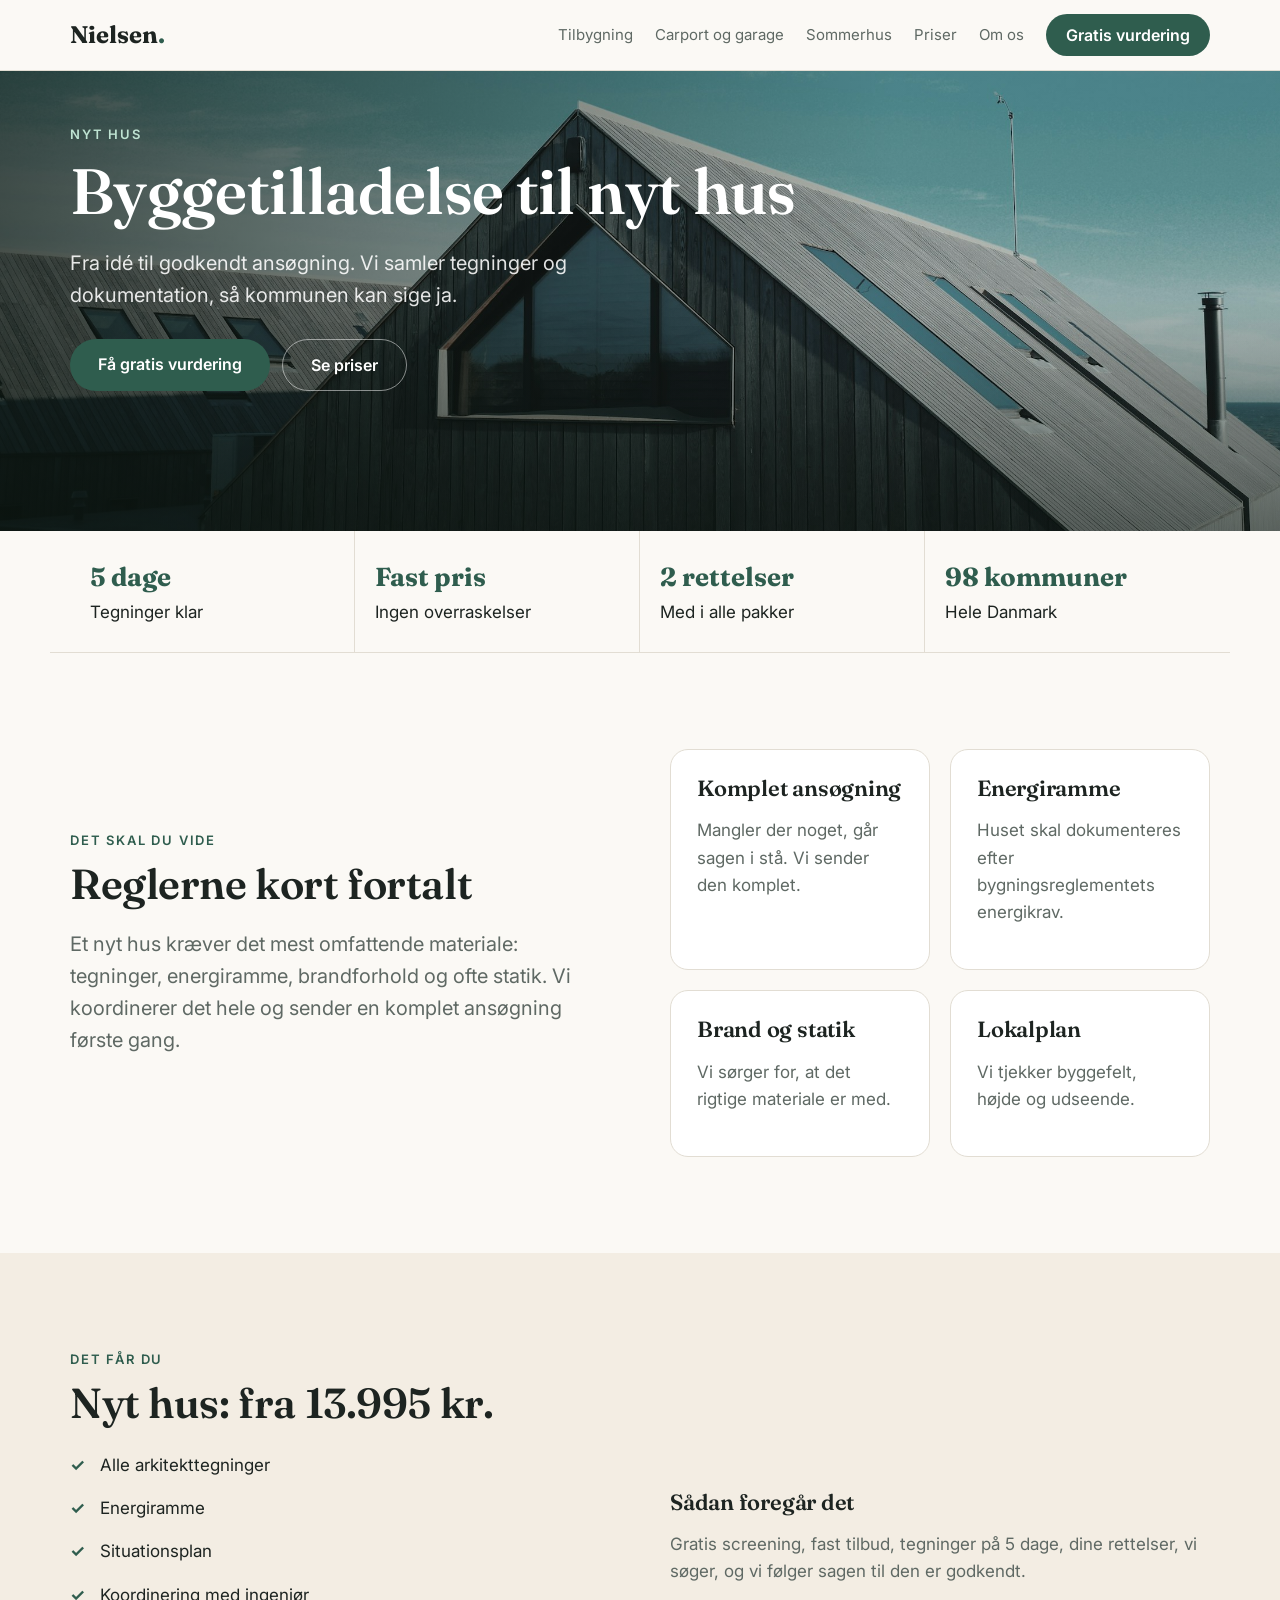
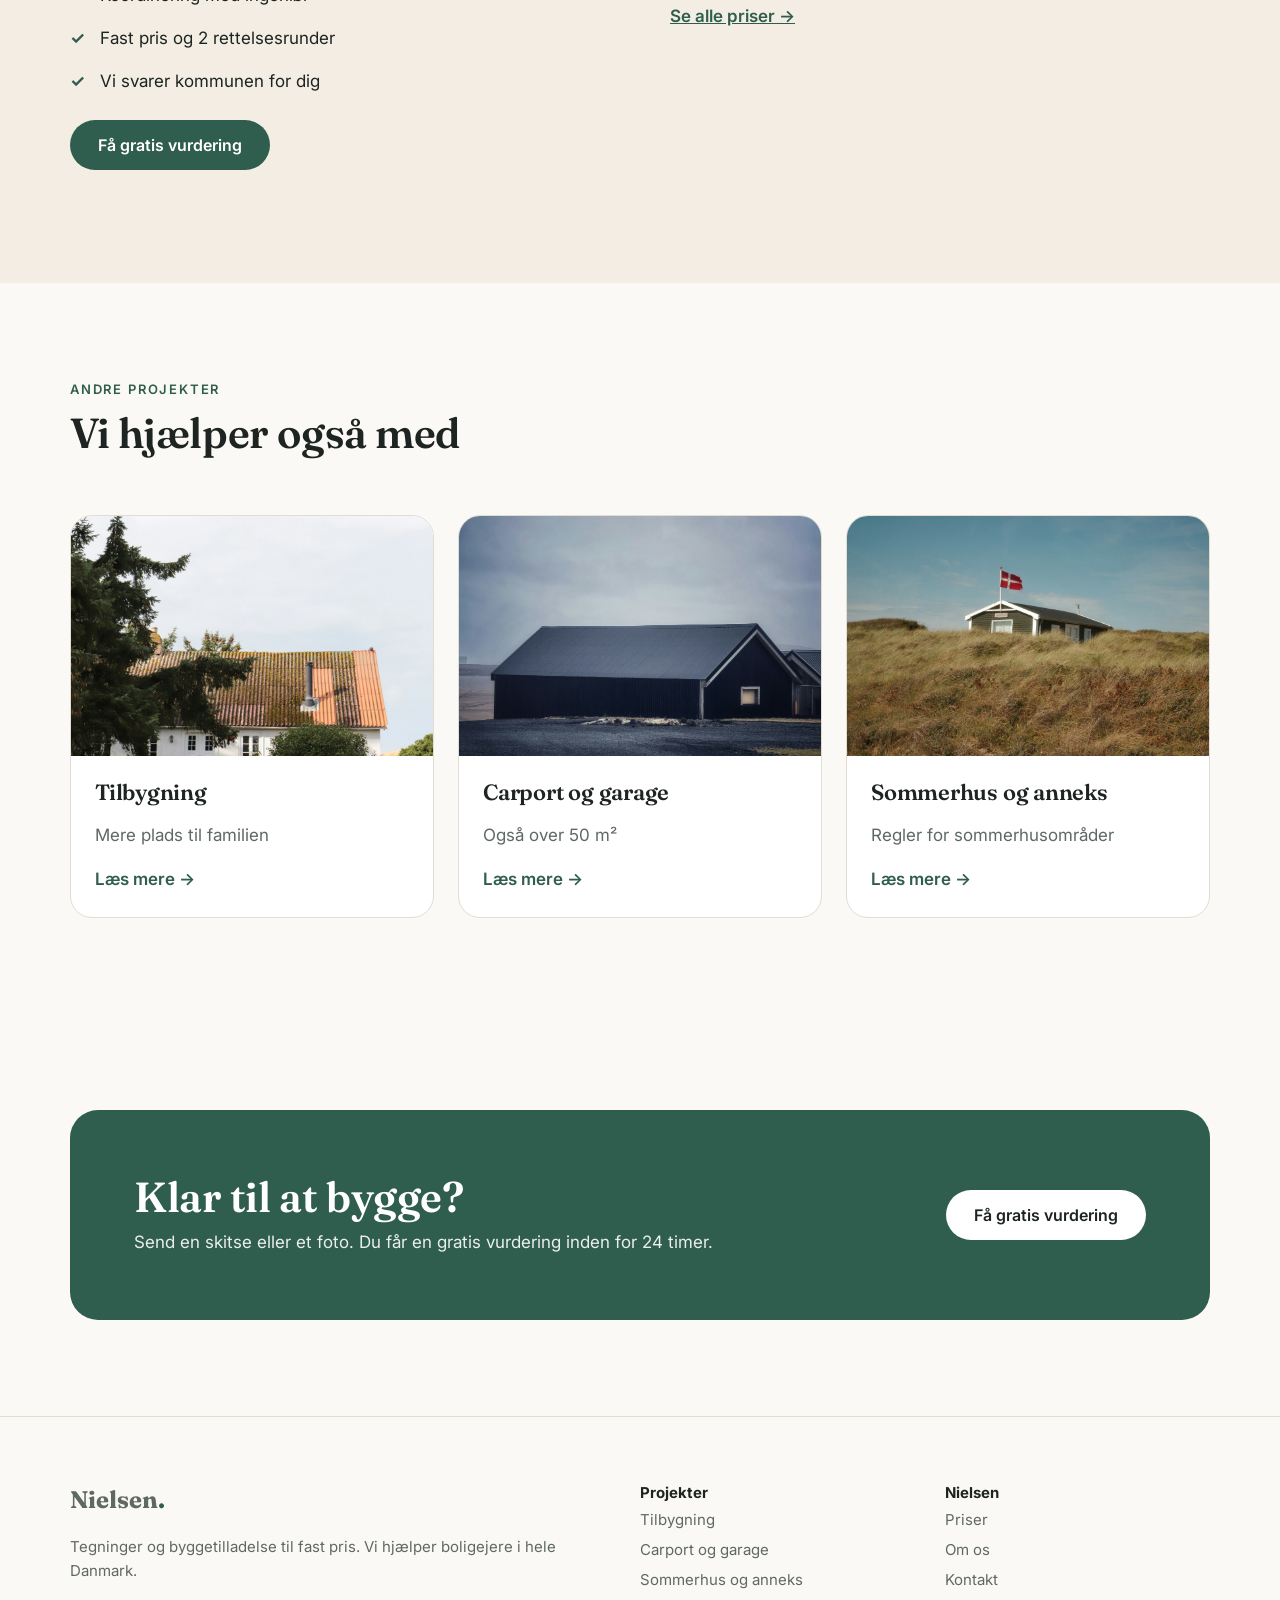
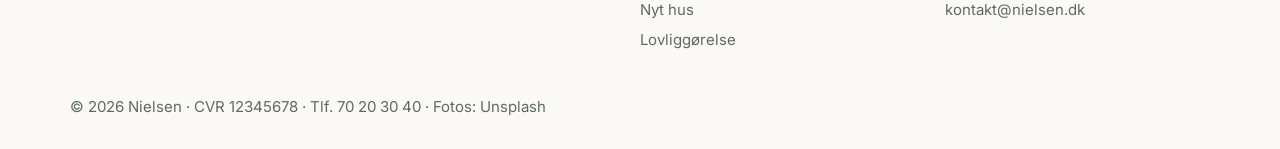
<file: nyt-hus.html>
<!doctype html><html lang="da"><head><meta charset="utf-8"><meta name="viewport" content="width=device-width,initial-scale=1">
<title>Byggetilladelse til nyt hus | Nielsen</title><meta name="description" content="Fra idé til godkendt ansøgning. Vi samler tegninger og dokumentation, så kommunen kan sige ja.">
<link rel="preconnect" href="https://fonts.googleapis.com"><link href="https://fonts.googleapis.com/css2?family=Fraunces:opsz,wght@9..144,600;9..144,700&family=Inter:wght@400;600&display=swap" rel="stylesheet">
<link rel="stylesheet" href="style.css"></head><body>
<header><div class="w"><a class="logo" href="index.html">Nielsen<i>.</i></a><button class="burger" aria-label="Menu" onclick="document.querySelector('nav').classList.toggle('open')">☰</button>
<nav><a href="tilbygning.html">Tilbygning</a><a href="carport-garage.html">Carport og garage</a><a href="sommerhus-anneks.html">Sommerhus</a><a href="priser.html">Priser</a><a href="om-os.html">Om os</a><a class="btn" style="padding:11px 20px" href="kontakt.html">Gratis vurdering</a></nav></div></header>
<div class="hero small"><img src="img/nythus.jpg" alt=""><div class="w"><div class="eyebrow">Nyt hus</div><h1>Byggetilladelse til nyt hus</h1><p class="lead">Fra idé til godkendt ansøgning. Vi samler tegninger og dokumentation, så kommunen kan sige ja.</p><p style="margin-top:28px;display:flex;gap:12px;flex-wrap:wrap"><a class="btn" href="kontakt.html">Få gratis vurdering</a><a class="btn ghost" style="color:#fff!important;border-color:rgba(255,255,255,.5)" href="priser.html">Se priser</a></p></div></div><div class="w trust"><div><b>5 dage</b>Tegninger klar</div><div><b>Fast pris</b>Ingen overraskelser</div><div><b>2 rettelser</b>Med i alle pakker</div><div><b>98 kommuner</b>Hele Danmark</div></div><section><div class="w split"><div><div class="eyebrow">Det skal du vide</div><h2>Reglerne kort fortalt</h2><p class="lead">Et nyt hus kræver det mest omfattende materiale: tegninger, energiramme, brandforhold og ofte statik. Vi koordinerer det hele og sender en komplet ansøgning første gang.</p></div><div class="rules"><div class="rule"><h3>Komplet ansøgning</h3><p class="mut">Mangler der noget, går sagen i stå. Vi sender den komplet.</p></div><div class="rule"><h3>Energiramme</h3><p class="mut">Huset skal dokumenteres efter bygningsreglementets energikrav.</p></div><div class="rule"><h3>Brand og statik</h3><p class="mut">Vi sørger for, at det rigtige materiale er med.</p></div><div class="rule"><h3>Lokalplan</h3><p class="mut">Vi tjekker byggefelt, højde og udseende.</p></div></div></div></section><section class="sand"><div class="w split"><div><div class="eyebrow">Det får du</div><h2>Nyt hus: fra 13.995 kr.</h2><ul class="checks" style="columns:1"><li>Alle arkitekttegninger</li><li>Energiramme</li><li>Situationsplan</li><li>Koordinering med ingeniør</li><li>Fast pris og 2 rettelsesrunder</li><li>Vi svarer kommunen for dig</li></ul><p><a class="btn" href="kontakt.html">Få gratis vurdering</a></p></div><div><h3>Sådan foregår det</h3><p class="mut">Gratis screening, fast tilbud, tegninger på 5 dage, dine rettelser, vi søger, og vi følger sagen til den er godkendt.</p><p><a href="priser.html" style="color:var(--acc);font-weight:600">Se alle priser →</a></p></div></div></section><section><div class="w"><div class="head"><div><div class="eyebrow">Andre projekter</div><h2>Vi hjælper også med</h2></div></div><div class="cards"><a class="pcard" href="tilbygning.html"><img src="img/tilbyg.jpg" alt="Tilbygning" loading="lazy"><div><h3>Tilbygning</h3><p class="mut">Mere plads til familien</p><span>Læs mere →</span></div></a><a class="pcard" href="carport-garage.html"><img src="img/carport.jpg" alt="Carport og garage" loading="lazy"><div><h3>Carport og garage</h3><p class="mut">Også over 50 m²</p><span>Læs mere →</span></div></a><a class="pcard" href="sommerhus-anneks.html"><img src="img/sommer.jpg" alt="Sommerhus og anneks" loading="lazy"><div><h3>Sommerhus og anneks</h3><p class="mut">Regler for sommerhusområder</p><span>Læs mere →</span></div></a></div></div></section>
<section><div class="w"><div class="cta"><div><h2 style="margin-bottom:8px">Klar til at bygge?</h2><p>Send en skitse eller et foto. Du får en gratis vurdering inden for 24 timer.</p></div><a class="btn light" href="kontakt.html">Få gratis vurdering</a></div></div></section>
<footer><div class="w"><div class="fgrid"><div><a class="logo" href="index.html" style="padding:0">Nielsen<i>.</i></a><p>Tegninger og byggetilladelse til fast pris. Vi hjælper boligejere i hele Danmark.</p></div>
<div><b style="color:var(--ink)">Projekter</b><a href="tilbygning.html">Tilbygning</a><a href="carport-garage.html">Carport og garage</a><a href="sommerhus-anneks.html">Sommerhus og anneks</a><a href="nyt-hus.html">Nyt hus</a><a href="lovliggoerelse.html">Lovliggørelse</a></div>
<div><b style="color:var(--ink)">Nielsen</b><a href="priser.html">Priser</a><a href="om-os.html">Om os</a><a href="kontakt.html">Kontakt</a><a href="mailto:kontakt@nielsen.dk">kontakt@nielsen.dk</a></div></div>
<div>© 2026 Nielsen · CVR 12345678 · Tlf. 70 20 30 40 · Fotos: Unsplash</div></div></footer>
<script>document.querySelectorAll('[data-calc]').forEach(c=>{const p=c.querySelector('.cp'),k=c.querySelector('.ck'),r=c.querySelector('.res');
const u=()=>{const b=+k.value,x=+p.value;r.textContent=(b+(b<5000?Math.round(x/2):x)).toLocaleString('da-DK')+' kr.'};p.onchange=k.onchange=u;u()})</script>
</body></html>
</file>
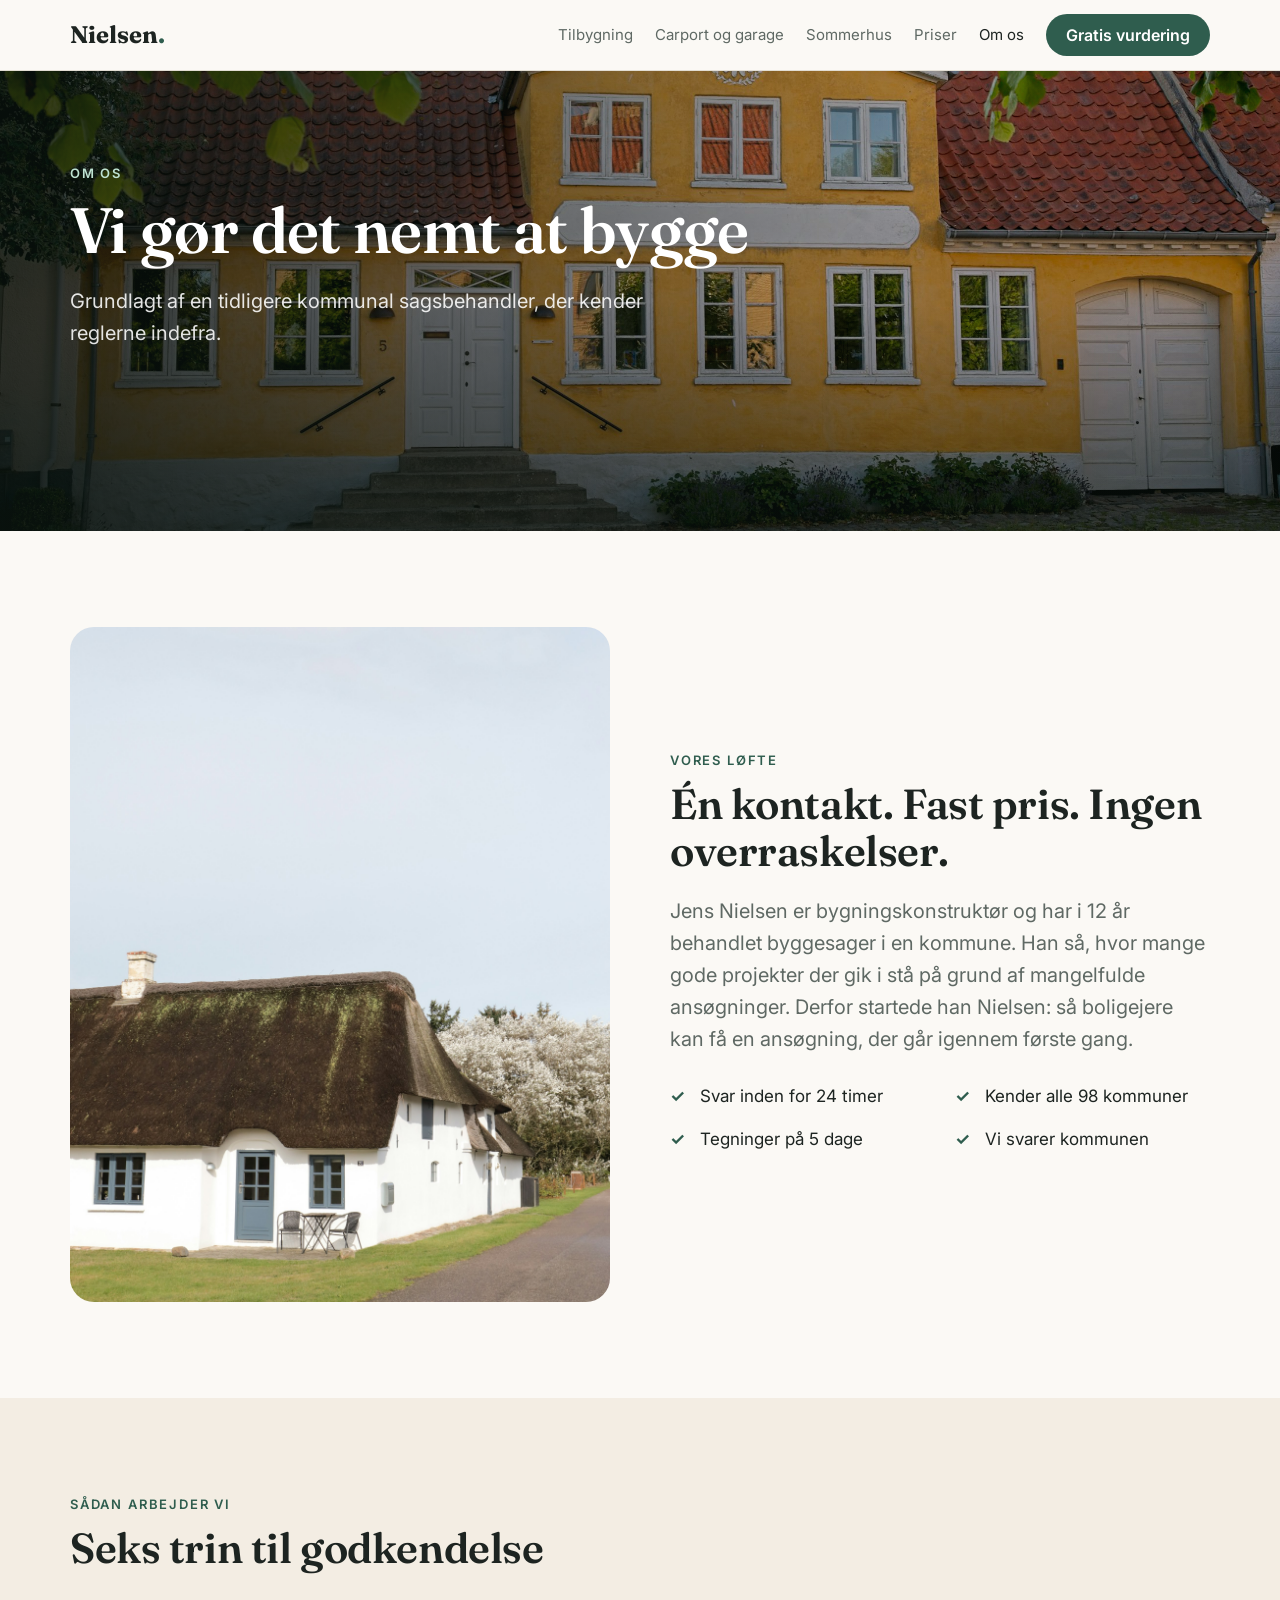
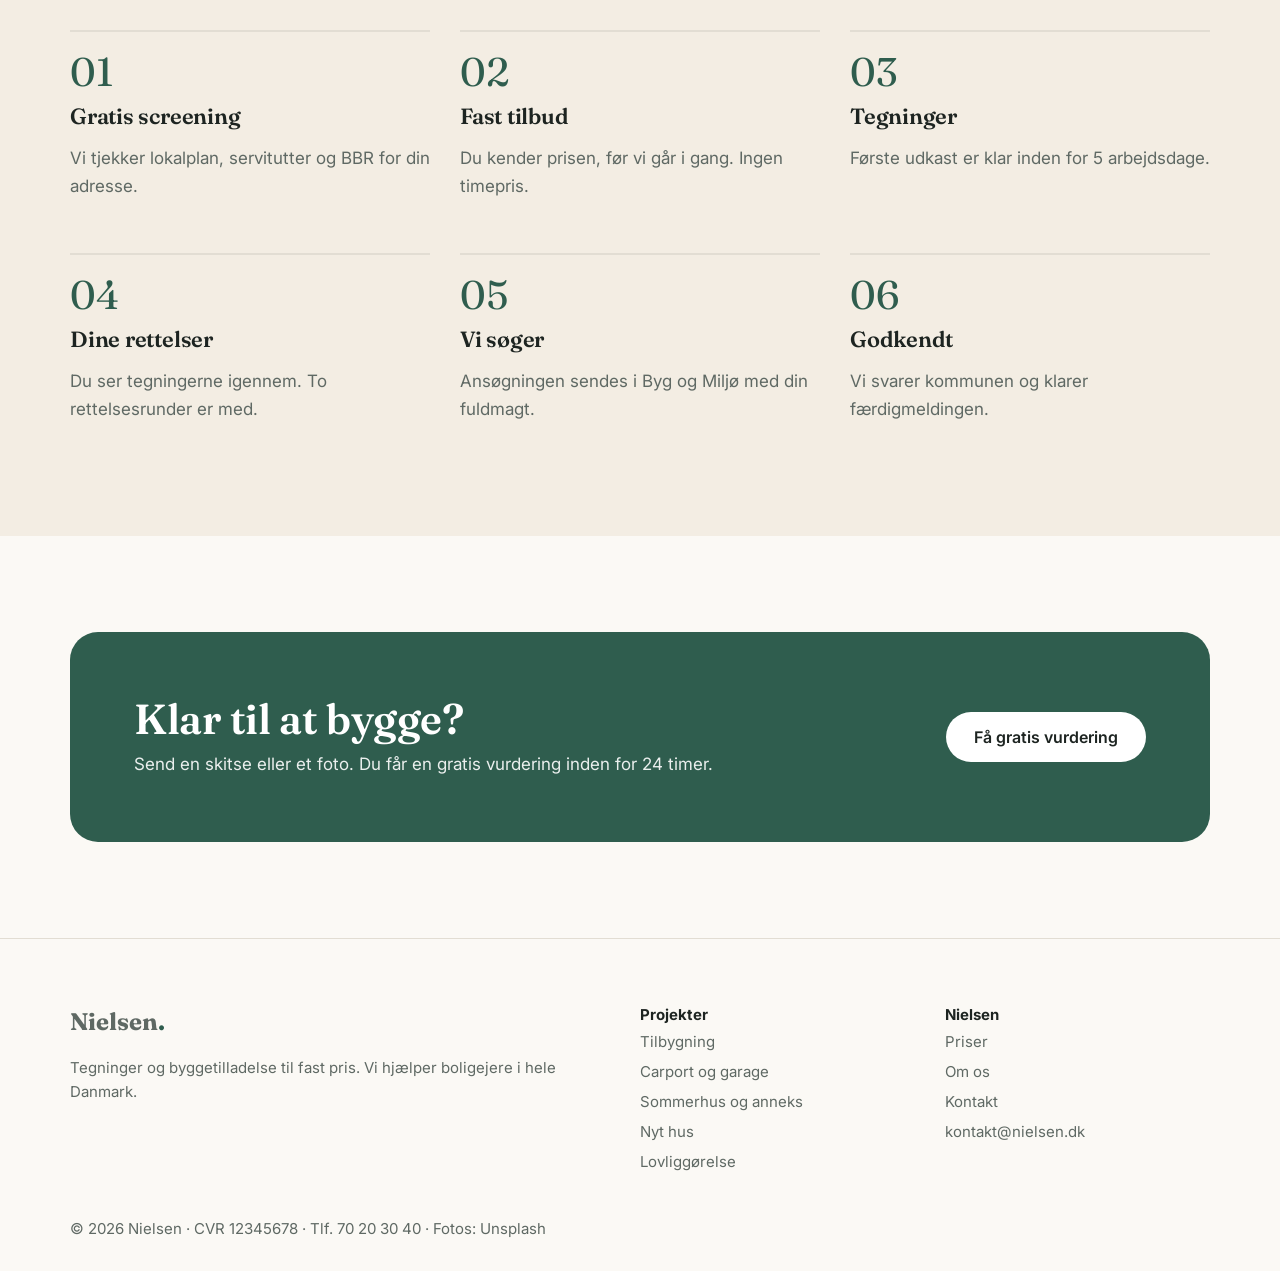
<file: om-os.html>
<!doctype html><html lang="da"><head><meta charset="utf-8"><meta name="viewport" content="width=device-width,initial-scale=1">
<title>Om os | Nielsen</title><meta name="description" content="Mød Nielsen.">
<link rel="preconnect" href="https://fonts.googleapis.com"><link href="https://fonts.googleapis.com/css2?family=Fraunces:opsz,wght@9..144,600;9..144,700&family=Inter:wght@400;600&display=swap" rel="stylesheet">
<link rel="stylesheet" href="style.css"></head><body>
<header><div class="w"><a class="logo" href="index.html">Nielsen<i>.</i></a><button class="burger" aria-label="Menu" onclick="document.querySelector('nav').classList.toggle('open')">☰</button>
<nav><a href="tilbygning.html">Tilbygning</a><a href="carport-garage.html">Carport og garage</a><a href="sommerhus-anneks.html">Sommerhus</a><a href="priser.html">Priser</a><a href="om-os.html" class=on>Om os</a><a class="btn" style="padding:11px 20px" href="kontakt.html">Gratis vurdering</a></nav></div></header>
<div class="hero small"><img src="img/gul.jpg" alt=""><div class="w"><div class="eyebrow">Om os</div><h1>Vi gør det nemt at bygge</h1><p class="lead">Grundlagt af en tidligere kommunal sagsbehandler, der kender reglerne indefra.</p></div></div><section><div class="w split"><img src="img/lovlig.jpg" alt="" loading="lazy"><div><div class="eyebrow">Vores løfte</div><h2>Én kontakt. Fast pris. Ingen overraskelser.</h2><p class="lead">Jens Nielsen er bygningskonstruktør og har i 12 år behandlet byggesager i en kommune. Han så, hvor mange gode projekter der gik i stå på grund af mangelfulde ansøgninger. Derfor startede han Nielsen: så boligejere kan få en ansøgning, der går igennem første gang.</p><ul class="checks"><li>Svar inden for 24 timer</li><li>Tegninger på 5 dage</li><li>Kender alle 98 kommuner</li><li>Vi svarer kommunen</li></ul></div></div></section><section class="sand"><div class="w"><div class="head"><div><div class="eyebrow">Sådan arbejder vi</div><h2>Seks trin til godkendelse</h2></div></div><div class="steps"><div class="step"><h3>Gratis screening</h3><p class="mut">Vi tjekker lokalplan, servitutter og BBR for din adresse.</p></div>
<div class="step"><h3>Fast tilbud</h3><p class="mut">Du kender prisen, før vi går i gang. Ingen timepris.</p></div>
<div class="step"><h3>Tegninger</h3><p class="mut">Første udkast er klar inden for 5 arbejdsdage.</p></div>
<div class="step"><h3>Dine rettelser</h3><p class="mut">Du ser tegningerne igennem. To rettelsesrunder er med.</p></div>
<div class="step"><h3>Vi søger</h3><p class="mut">Ansøgningen sendes i Byg og Miljø med din fuldmagt.</p></div>
<div class="step"><h3>Godkendt</h3><p class="mut">Vi svarer kommunen og klarer færdigmeldingen.</p></div></div></div></section>
<section><div class="w"><div class="cta"><div><h2 style="margin-bottom:8px">Klar til at bygge?</h2><p>Send en skitse eller et foto. Du får en gratis vurdering inden for 24 timer.</p></div><a class="btn light" href="kontakt.html">Få gratis vurdering</a></div></div></section>
<footer><div class="w"><div class="fgrid"><div><a class="logo" href="index.html" style="padding:0">Nielsen<i>.</i></a><p>Tegninger og byggetilladelse til fast pris. Vi hjælper boligejere i hele Danmark.</p></div>
<div><b style="color:var(--ink)">Projekter</b><a href="tilbygning.html">Tilbygning</a><a href="carport-garage.html">Carport og garage</a><a href="sommerhus-anneks.html">Sommerhus og anneks</a><a href="nyt-hus.html">Nyt hus</a><a href="lovliggoerelse.html">Lovliggørelse</a></div>
<div><b style="color:var(--ink)">Nielsen</b><a href="priser.html">Priser</a><a href="om-os.html">Om os</a><a href="kontakt.html">Kontakt</a><a href="mailto:kontakt@nielsen.dk">kontakt@nielsen.dk</a></div></div>
<div>© 2026 Nielsen · CVR 12345678 · Tlf. 70 20 30 40 · Fotos: Unsplash</div></div></footer>
<script>document.querySelectorAll('[data-calc]').forEach(c=>{const p=c.querySelector('.cp'),k=c.querySelector('.ck'),r=c.querySelector('.res');
const u=()=>{const b=+k.value,x=+p.value;r.textContent=(b+(b<5000?Math.round(x/2):x)).toLocaleString('da-DK')+' kr.'};p.onchange=k.onchange=u;u()})</script>
</body></html>
</file>
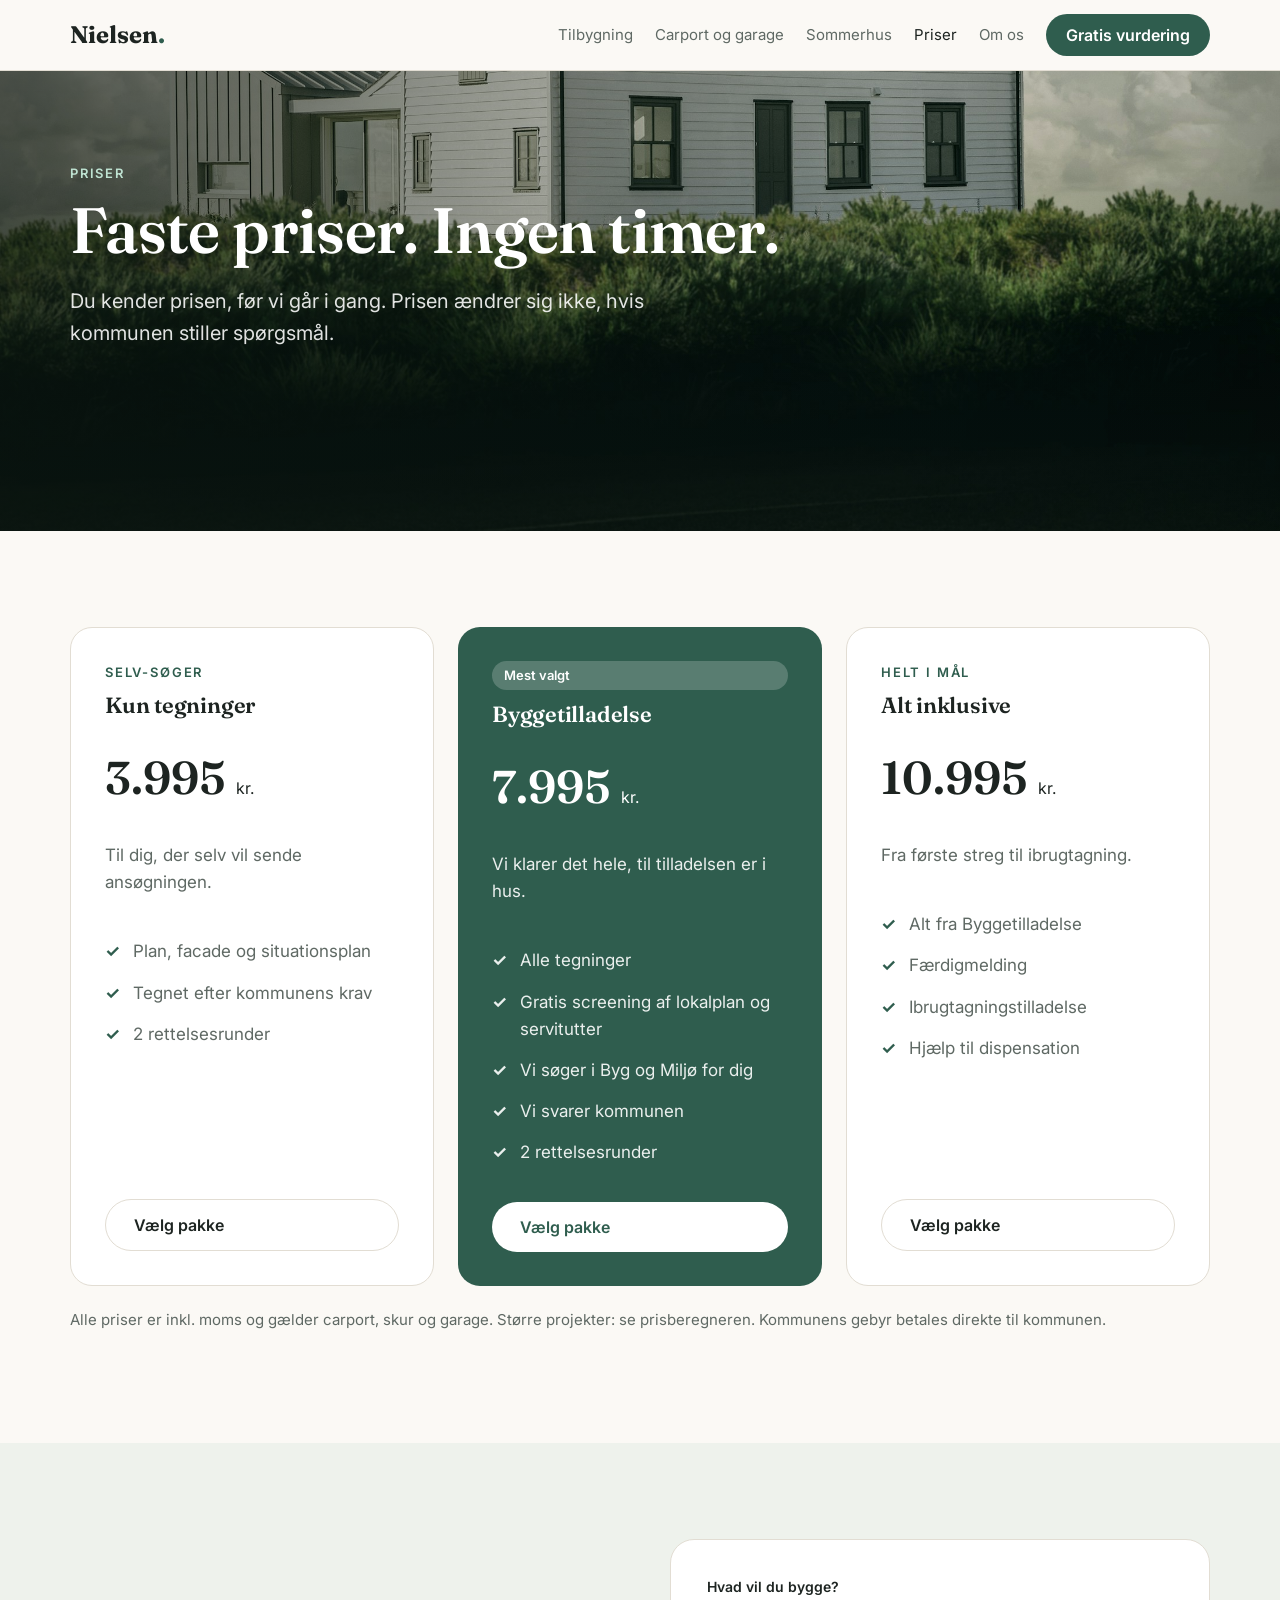
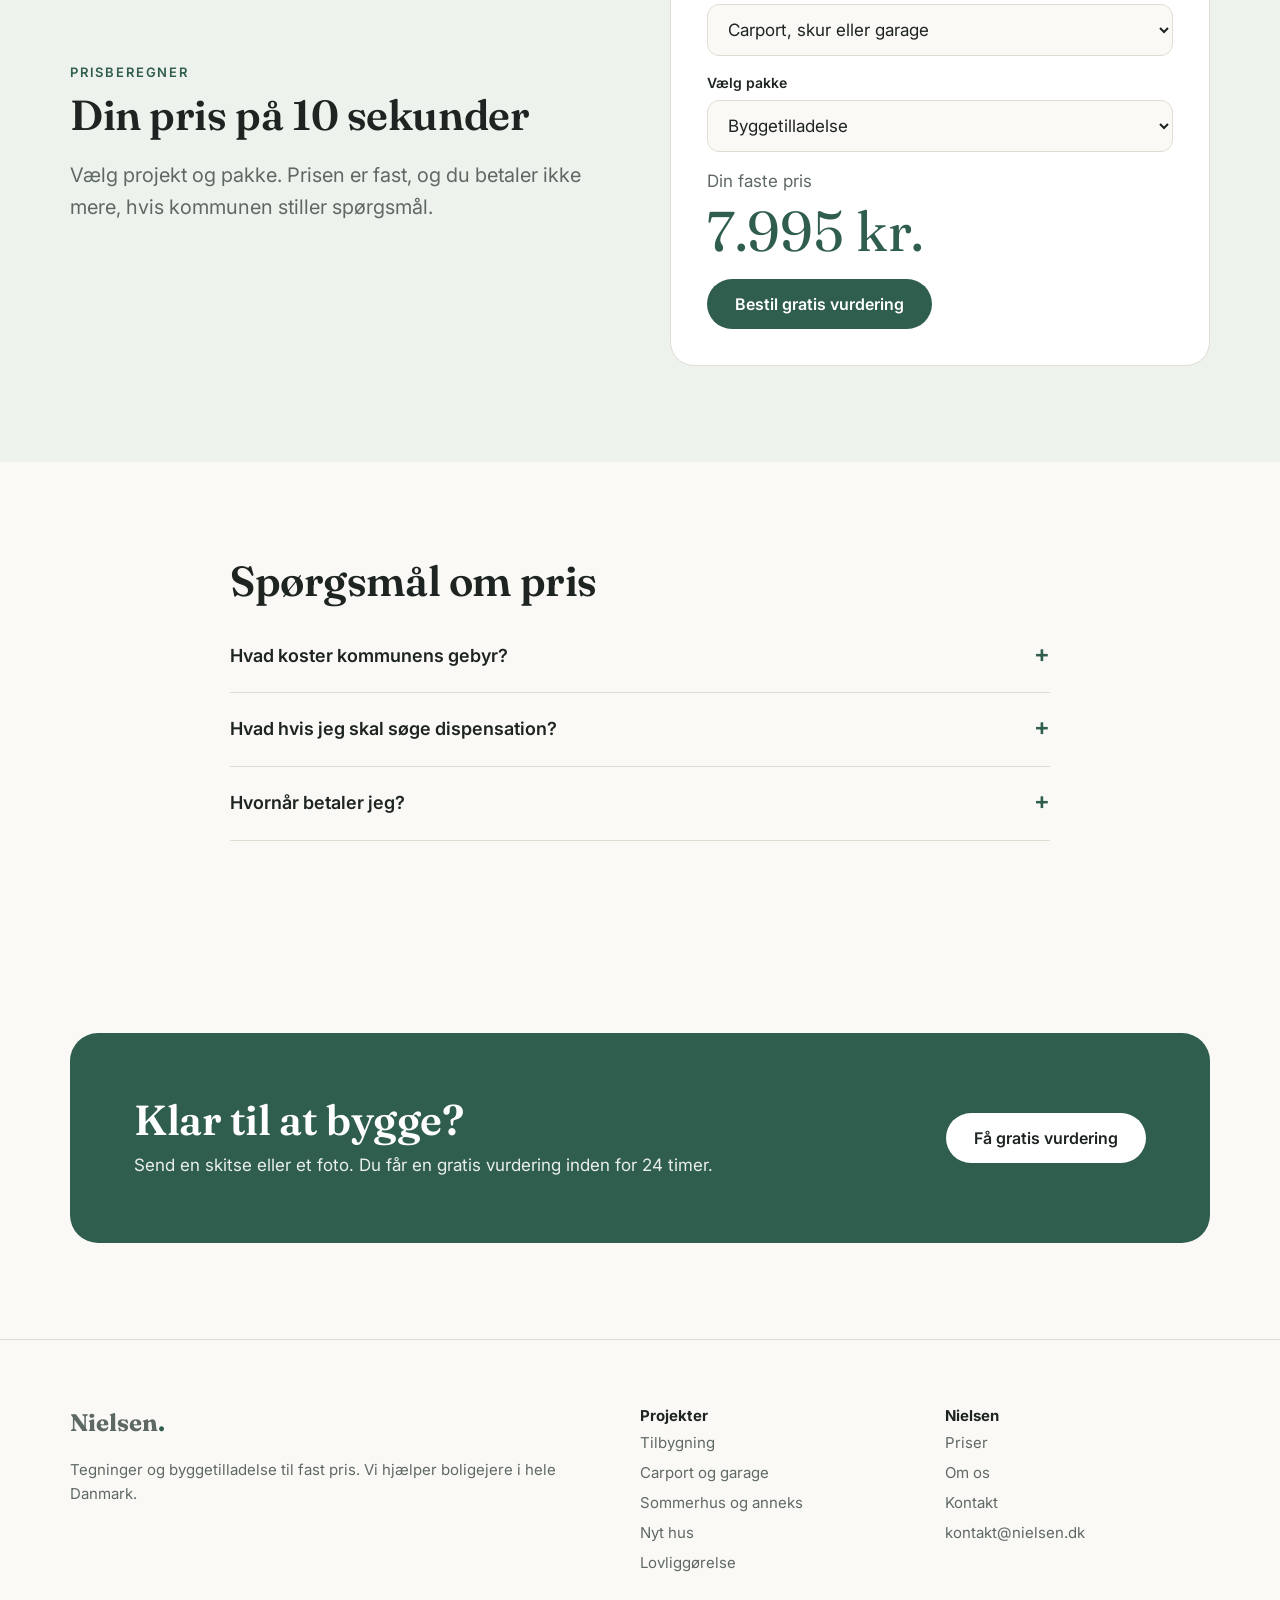
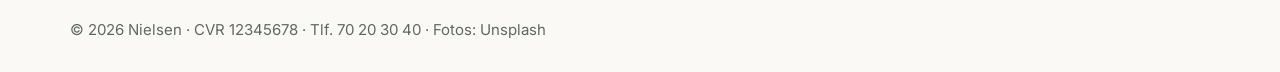
<file: priser.html>
<!doctype html><html lang="da"><head><meta charset="utf-8"><meta name="viewport" content="width=device-width,initial-scale=1">
<title>Priser | Nielsen</title><meta name="description" content="Faste priser på tegninger og byggetilladelse.">
<link rel="preconnect" href="https://fonts.googleapis.com"><link href="https://fonts.googleapis.com/css2?family=Fraunces:opsz,wght@9..144,600;9..144,700&family=Inter:wght@400;600&display=swap" rel="stylesheet">
<link rel="stylesheet" href="style.css"></head><body>
<header><div class="w"><a class="logo" href="index.html">Nielsen<i>.</i></a><button class="burger" aria-label="Menu" onclick="document.querySelector('nav').classList.toggle('open')">☰</button>
<nav><a href="tilbygning.html">Tilbygning</a><a href="carport-garage.html">Carport og garage</a><a href="sommerhus-anneks.html">Sommerhus</a><a href="priser.html" class=on>Priser</a><a href="om-os.html">Om os</a><a class="btn" style="padding:11px 20px" href="kontakt.html">Gratis vurdering</a></nav></div></header>
<div class="hero small"><img src="img/hero.jpg" alt=""><div class="w"><div class="eyebrow">Priser</div><h1>Faste priser. Ingen timer.</h1><p class="lead">Du kender prisen, før vi går i gang. Prisen ændrer sig ikke, hvis kommunen stiller spørgsmål.</p></div></div><section><div class="w"><div class="prices">
<div class="price"><div class="eyebrow">Selv-søger</div><h3>Kun tegninger</h3><div class="amount">3.995 <small>kr.</small></div><p class="mut">Til dig, der selv vil sende ansøgningen.</p><ul><li>Plan, facade og situationsplan</li><li>Tegnet efter kommunens krav</li><li>2 rettelsesrunder</li></ul><a class="btn ghost" href="kontakt.html">Vælg pakke</a></div>
<div class="price hot"><span class="tag">Mest valgt</span><h3 style="margin-top:12px">Byggetilladelse</h3><div class="amount">7.995 <small>kr.</small></div><p class="mut">Vi klarer det hele, til tilladelsen er i hus.</p><ul><li>Alle tegninger</li><li>Gratis screening af lokalplan og servitutter</li><li>Vi søger i Byg og Miljø for dig</li><li>Vi svarer kommunen</li><li>2 rettelsesrunder</li></ul><a class="btn" href="kontakt.html">Vælg pakke</a></div>
<div class="price"><div class="eyebrow">Helt i mål</div><h3>Alt inklusive</h3><div class="amount">10.995 <small>kr.</small></div><p class="mut">Fra første streg til ibrugtagning.</p><ul><li>Alt fra Byggetilladelse</li><li>Færdigmelding</li><li>Ibrugtagningstilladelse</li><li>Hjælp til dispensation</li></ul><a class="btn ghost" href="kontakt.html">Vælg pakke</a></div></div>
<p class="mut" style="margin-top:22px;font-size:15px">Alle priser er inkl. moms og gælder carport, skur og garage. Større projekter: se prisberegneren. Kommunens gebyr betales direkte til kommunen.</p></div></section><section class="soft"><div class="w"><div class="split"><div><div class="eyebrow">Prisberegner</div><h2>Din pris på 10 sekunder</h2><p class="lead">Vælg projekt og pakke. Prisen er fast, og du betaler ikke mere, hvis kommunen stiller spørgsmål.</p></div>
<div class="calc" data-calc><label>Hvad vil du bygge?</label><select class="cp"><option value="0">Carport, skur eller garage</option><option value="2000">Tilbygning eller udestue</option><option value="3000">Anneks eller sommerhus</option><option value="6000">Nyt hus</option></select>
<label>Vælg pakke</label><select class="ck"><option value="3995">Kun tegninger</option><option value="7995" selected>Byggetilladelse</option><option value="10995">Alt inklusive</option></select>
<div class="mut">Din faste pris</div><div class="res">7.995 kr.</div><a class="btn" href="kontakt.html">Bestil gratis vurdering</a></div></div></div></section><section><div class="w" style="max-width:860px"><h2>Spørgsmål om pris</h2><details><summary>Hvad koster kommunens gebyr?</summary><p>Gebyret fastsættes af kommunen og betales direkte til dem. Vi oplyser beløbet, før du siger ja.</p></details><details><summary>Hvad hvis jeg skal søge dispensation?</summary><p>Så skriver vi ansøgningen om dispensation og argumenterer for dit projekt over for kommunen.</p></details><details><summary>Hvornår betaler jeg?</summary><p>Halvdelen ved opstart og resten, når ansøgningen er sendt.</p></details></div></section>
<section><div class="w"><div class="cta"><div><h2 style="margin-bottom:8px">Klar til at bygge?</h2><p>Send en skitse eller et foto. Du får en gratis vurdering inden for 24 timer.</p></div><a class="btn light" href="kontakt.html">Få gratis vurdering</a></div></div></section>
<footer><div class="w"><div class="fgrid"><div><a class="logo" href="index.html" style="padding:0">Nielsen<i>.</i></a><p>Tegninger og byggetilladelse til fast pris. Vi hjælper boligejere i hele Danmark.</p></div>
<div><b style="color:var(--ink)">Projekter</b><a href="tilbygning.html">Tilbygning</a><a href="carport-garage.html">Carport og garage</a><a href="sommerhus-anneks.html">Sommerhus og anneks</a><a href="nyt-hus.html">Nyt hus</a><a href="lovliggoerelse.html">Lovliggørelse</a></div>
<div><b style="color:var(--ink)">Nielsen</b><a href="priser.html">Priser</a><a href="om-os.html">Om os</a><a href="kontakt.html">Kontakt</a><a href="mailto:kontakt@nielsen.dk">kontakt@nielsen.dk</a></div></div>
<div>© 2026 Nielsen · CVR 12345678 · Tlf. 70 20 30 40 · Fotos: Unsplash</div></div></footer>
<script>document.querySelectorAll('[data-calc]').forEach(c=>{const p=c.querySelector('.cp'),k=c.querySelector('.ck'),r=c.querySelector('.res');
const u=()=>{const b=+k.value,x=+p.value;r.textContent=(b+(b<5000?Math.round(x/2):x)).toLocaleString('da-DK')+' kr.'};p.onchange=k.onchange=u;u()})</script>
</body></html>
</file>
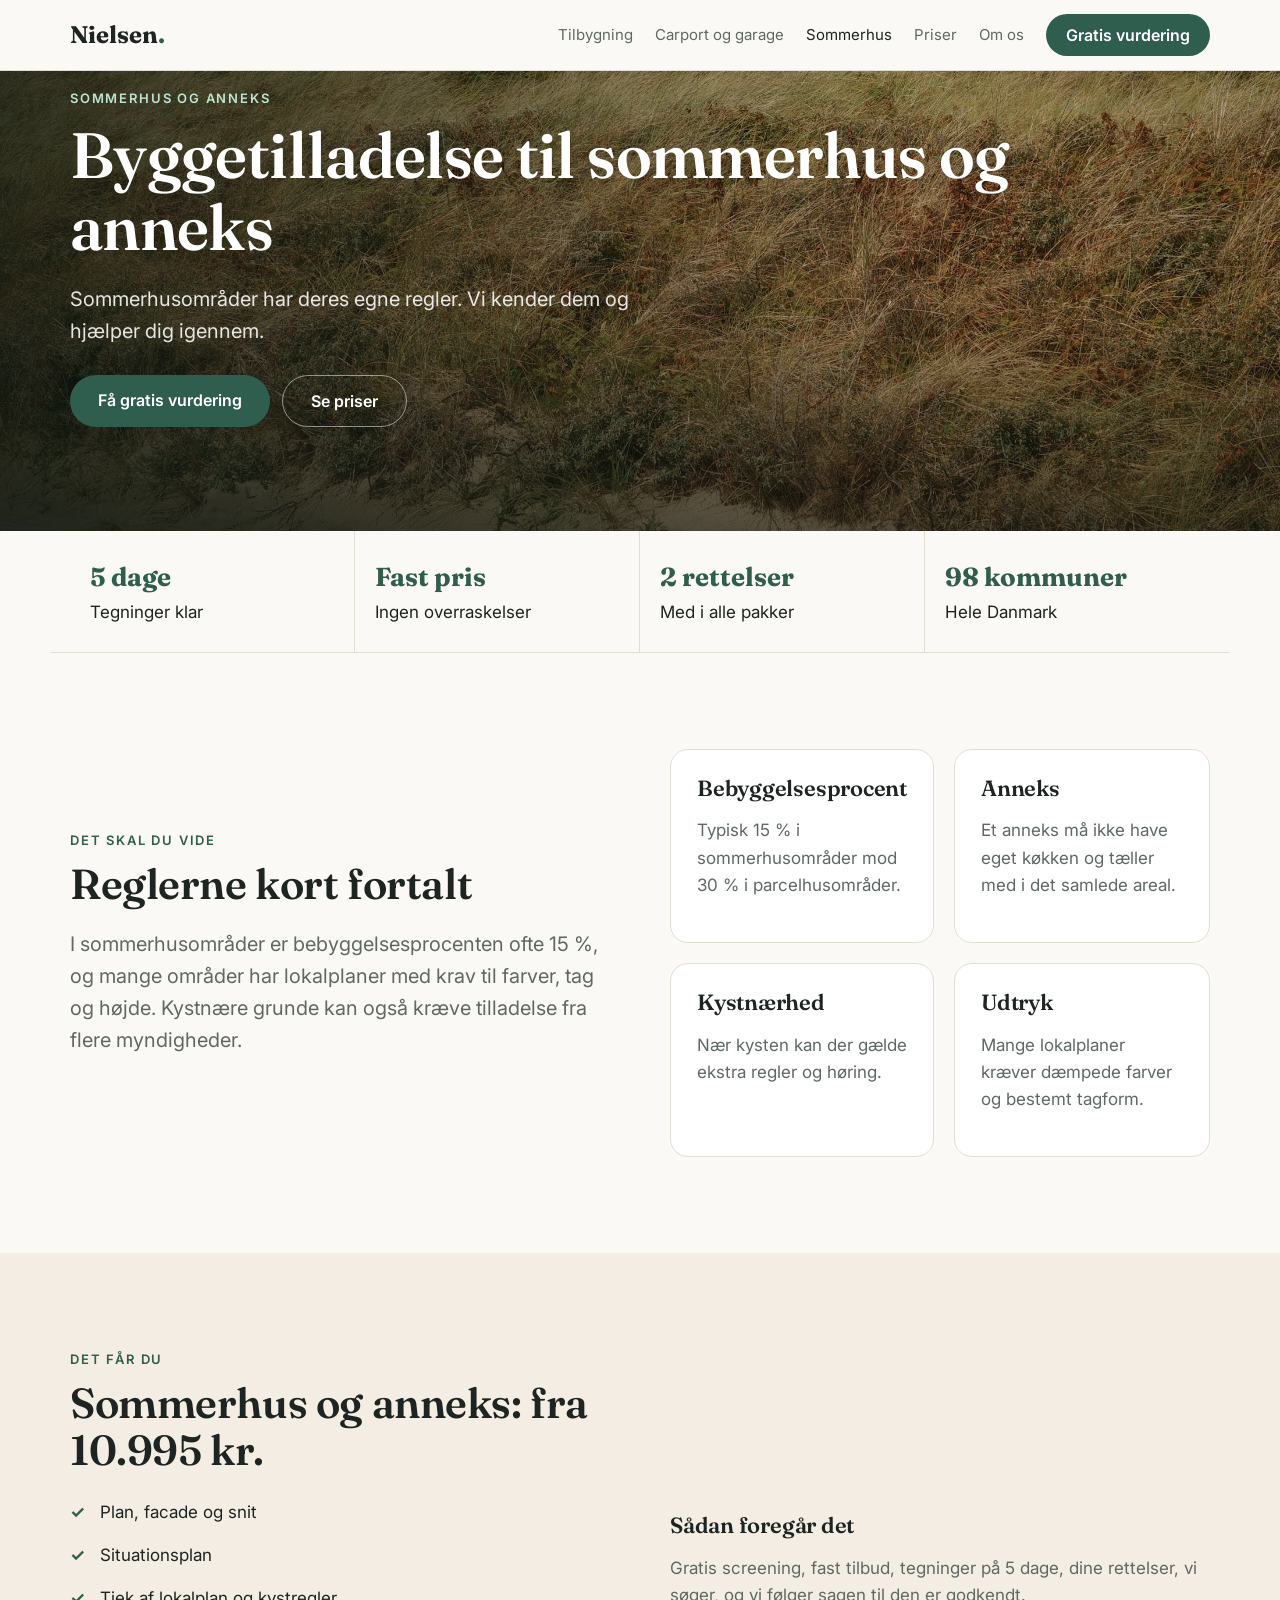
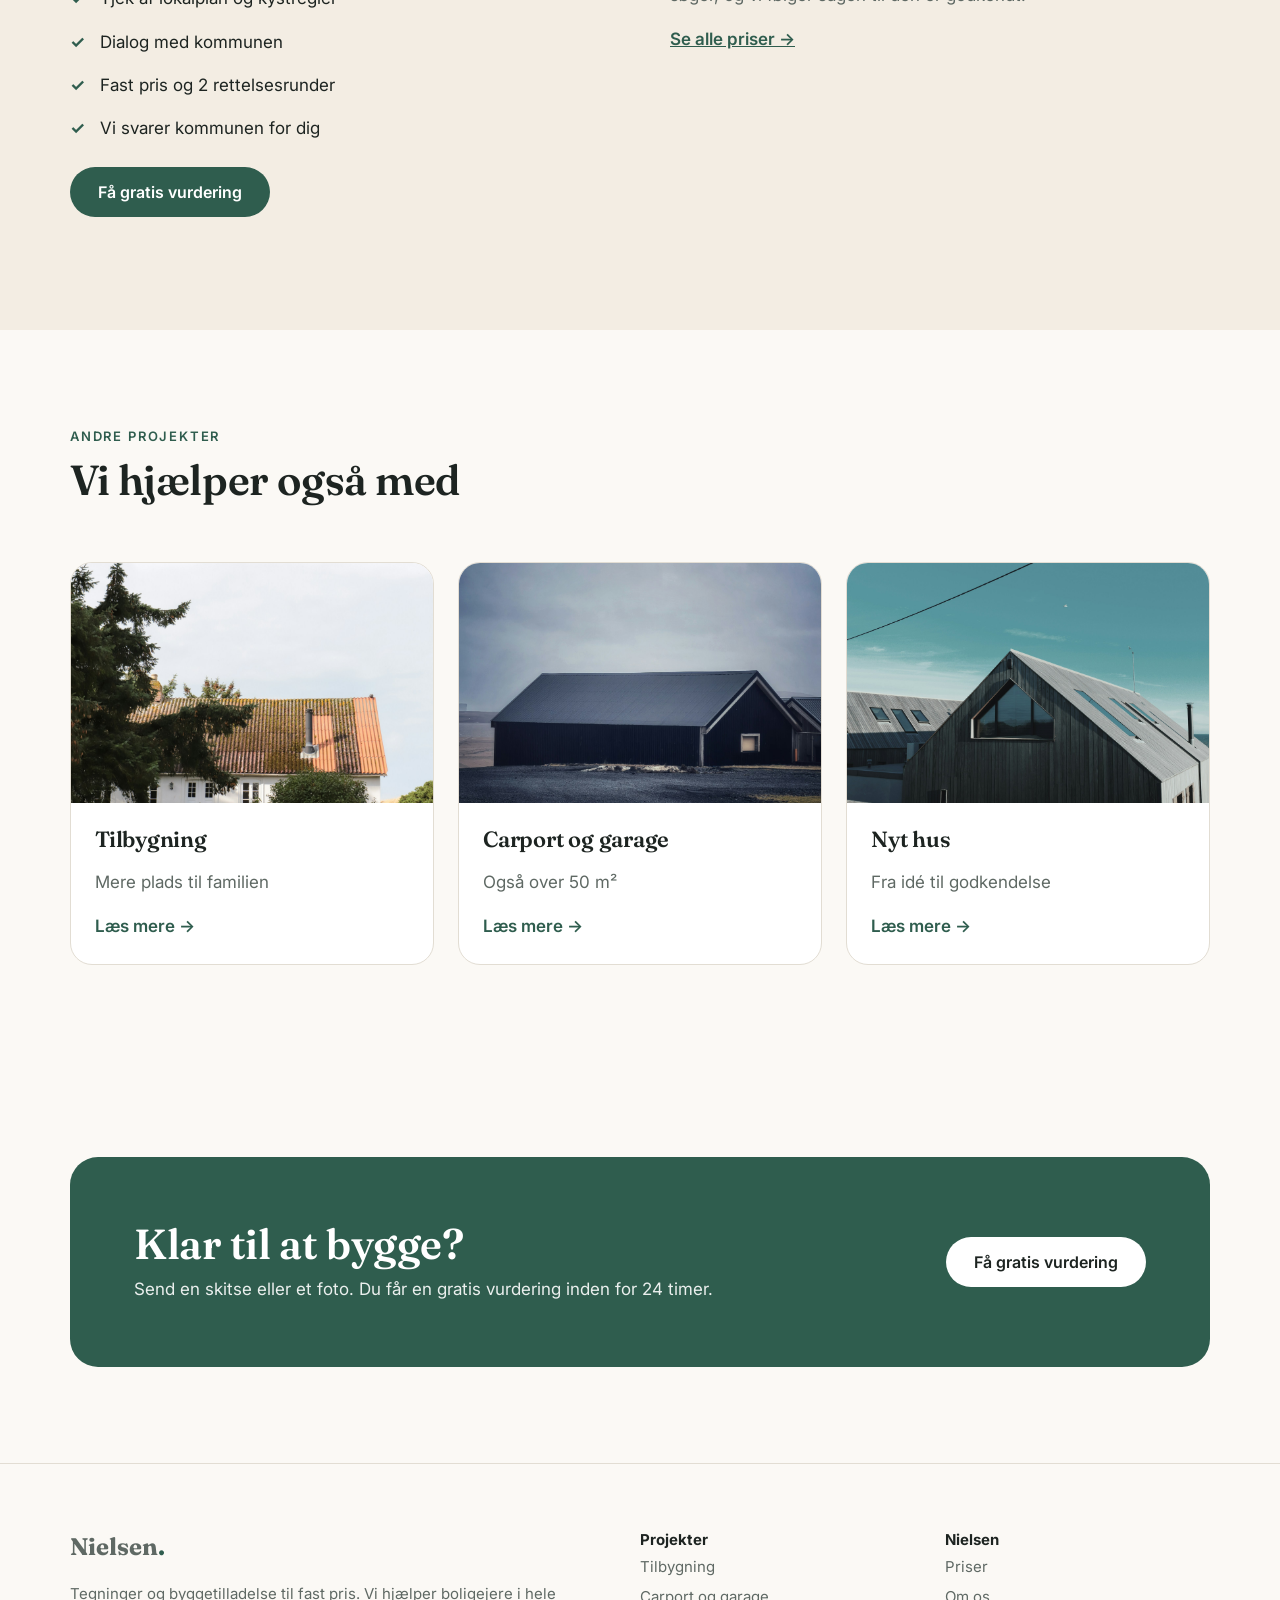
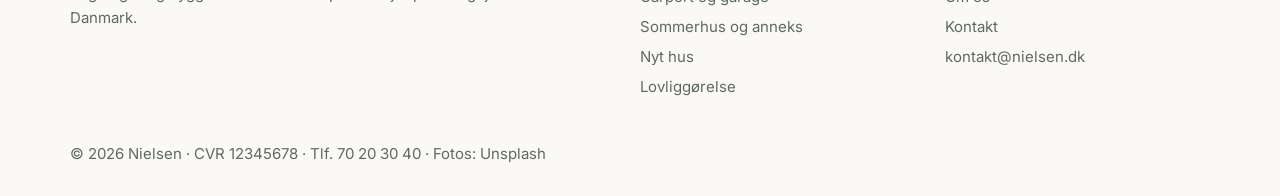
<file: sommerhus-anneks.html>
<!doctype html><html lang="da"><head><meta charset="utf-8"><meta name="viewport" content="width=device-width,initial-scale=1">
<title>Byggetilladelse til sommerhus og anneks | Nielsen</title><meta name="description" content="Sommerhusområder har deres egne regler. Vi kender dem og hjælper dig igennem.">
<link rel="preconnect" href="https://fonts.googleapis.com"><link href="https://fonts.googleapis.com/css2?family=Fraunces:opsz,wght@9..144,600;9..144,700&family=Inter:wght@400;600&display=swap" rel="stylesheet">
<link rel="stylesheet" href="style.css"></head><body>
<header><div class="w"><a class="logo" href="index.html">Nielsen<i>.</i></a><button class="burger" aria-label="Menu" onclick="document.querySelector('nav').classList.toggle('open')">☰</button>
<nav><a href="tilbygning.html">Tilbygning</a><a href="carport-garage.html">Carport og garage</a><a href="sommerhus-anneks.html" class=on>Sommerhus</a><a href="priser.html">Priser</a><a href="om-os.html">Om os</a><a class="btn" style="padding:11px 20px" href="kontakt.html">Gratis vurdering</a></nav></div></header>
<div class="hero small"><img src="img/sommer.jpg" alt=""><div class="w"><div class="eyebrow">Sommerhus og anneks</div><h1>Byggetilladelse til sommerhus og anneks</h1><p class="lead">Sommerhusområder har deres egne regler. Vi kender dem og hjælper dig igennem.</p><p style="margin-top:28px;display:flex;gap:12px;flex-wrap:wrap"><a class="btn" href="kontakt.html">Få gratis vurdering</a><a class="btn ghost" style="color:#fff!important;border-color:rgba(255,255,255,.5)" href="priser.html">Se priser</a></p></div></div><div class="w trust"><div><b>5 dage</b>Tegninger klar</div><div><b>Fast pris</b>Ingen overraskelser</div><div><b>2 rettelser</b>Med i alle pakker</div><div><b>98 kommuner</b>Hele Danmark</div></div><section><div class="w split"><div><div class="eyebrow">Det skal du vide</div><h2>Reglerne kort fortalt</h2><p class="lead">I sommerhusområder er bebyggelsesprocenten ofte 15 %, og mange områder har lokalplaner med krav til farver, tag og højde. Kystnære grunde kan også kræve tilladelse fra flere myndigheder.</p></div><div class="rules"><div class="rule"><h3>Bebyggelsesprocent</h3><p class="mut">Typisk 15 % i sommerhusområder mod 30 % i parcelhusområder.</p></div><div class="rule"><h3>Anneks</h3><p class="mut">Et anneks må ikke have eget køkken og tæller med i det samlede areal.</p></div><div class="rule"><h3>Kystnærhed</h3><p class="mut">Nær kysten kan der gælde ekstra regler og høring.</p></div><div class="rule"><h3>Udtryk</h3><p class="mut">Mange lokalplaner kræver dæmpede farver og bestemt tagform.</p></div></div></div></section><section class="sand"><div class="w split"><div><div class="eyebrow">Det får du</div><h2>Sommerhus og anneks: fra 10.995 kr.</h2><ul class="checks" style="columns:1"><li>Plan, facade og snit</li><li>Situationsplan</li><li>Tjek af lokalplan og kystregler</li><li>Dialog med kommunen</li><li>Fast pris og 2 rettelsesrunder</li><li>Vi svarer kommunen for dig</li></ul><p><a class="btn" href="kontakt.html">Få gratis vurdering</a></p></div><div><h3>Sådan foregår det</h3><p class="mut">Gratis screening, fast tilbud, tegninger på 5 dage, dine rettelser, vi søger, og vi følger sagen til den er godkendt.</p><p><a href="priser.html" style="color:var(--acc);font-weight:600">Se alle priser →</a></p></div></div></section><section><div class="w"><div class="head"><div><div class="eyebrow">Andre projekter</div><h2>Vi hjælper også med</h2></div></div><div class="cards"><a class="pcard" href="tilbygning.html"><img src="img/tilbyg.jpg" alt="Tilbygning" loading="lazy"><div><h3>Tilbygning</h3><p class="mut">Mere plads til familien</p><span>Læs mere →</span></div></a><a class="pcard" href="carport-garage.html"><img src="img/carport.jpg" alt="Carport og garage" loading="lazy"><div><h3>Carport og garage</h3><p class="mut">Også over 50 m²</p><span>Læs mere →</span></div></a><a class="pcard" href="nyt-hus.html"><img src="img/nythus.jpg" alt="Nyt hus" loading="lazy"><div><h3>Nyt hus</h3><p class="mut">Fra idé til godkendelse</p><span>Læs mere →</span></div></a></div></div></section>
<section><div class="w"><div class="cta"><div><h2 style="margin-bottom:8px">Klar til at bygge?</h2><p>Send en skitse eller et foto. Du får en gratis vurdering inden for 24 timer.</p></div><a class="btn light" href="kontakt.html">Få gratis vurdering</a></div></div></section>
<footer><div class="w"><div class="fgrid"><div><a class="logo" href="index.html" style="padding:0">Nielsen<i>.</i></a><p>Tegninger og byggetilladelse til fast pris. Vi hjælper boligejere i hele Danmark.</p></div>
<div><b style="color:var(--ink)">Projekter</b><a href="tilbygning.html">Tilbygning</a><a href="carport-garage.html">Carport og garage</a><a href="sommerhus-anneks.html">Sommerhus og anneks</a><a href="nyt-hus.html">Nyt hus</a><a href="lovliggoerelse.html">Lovliggørelse</a></div>
<div><b style="color:var(--ink)">Nielsen</b><a href="priser.html">Priser</a><a href="om-os.html">Om os</a><a href="kontakt.html">Kontakt</a><a href="mailto:kontakt@nielsen.dk">kontakt@nielsen.dk</a></div></div>
<div>© 2026 Nielsen · CVR 12345678 · Tlf. 70 20 30 40 · Fotos: Unsplash</div></div></footer>
<script>document.querySelectorAll('[data-calc]').forEach(c=>{const p=c.querySelector('.cp'),k=c.querySelector('.ck'),r=c.querySelector('.res');
const u=()=>{const b=+k.value,x=+p.value;r.textContent=(b+(b<5000?Math.round(x/2):x)).toLocaleString('da-DK')+' kr.'};p.onchange=k.onchange=u;u()})</script>
</body></html>
</file>
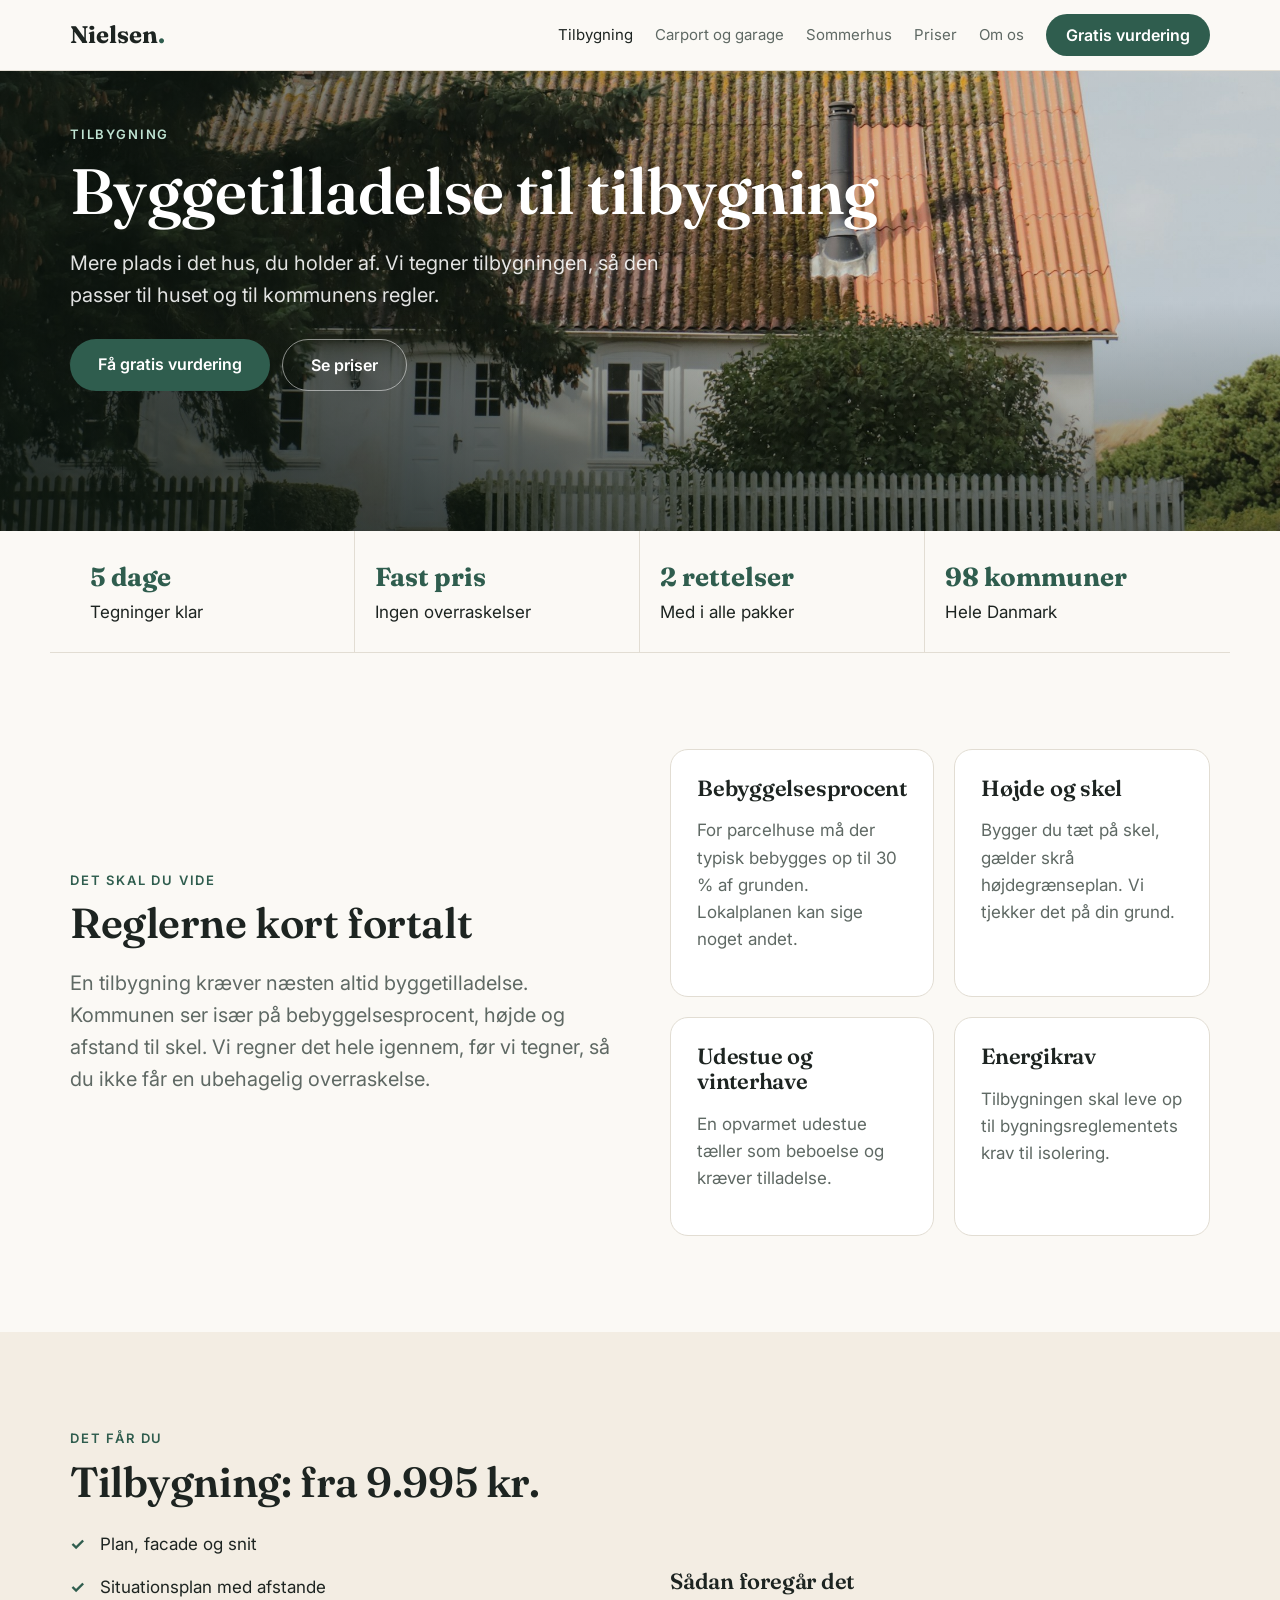
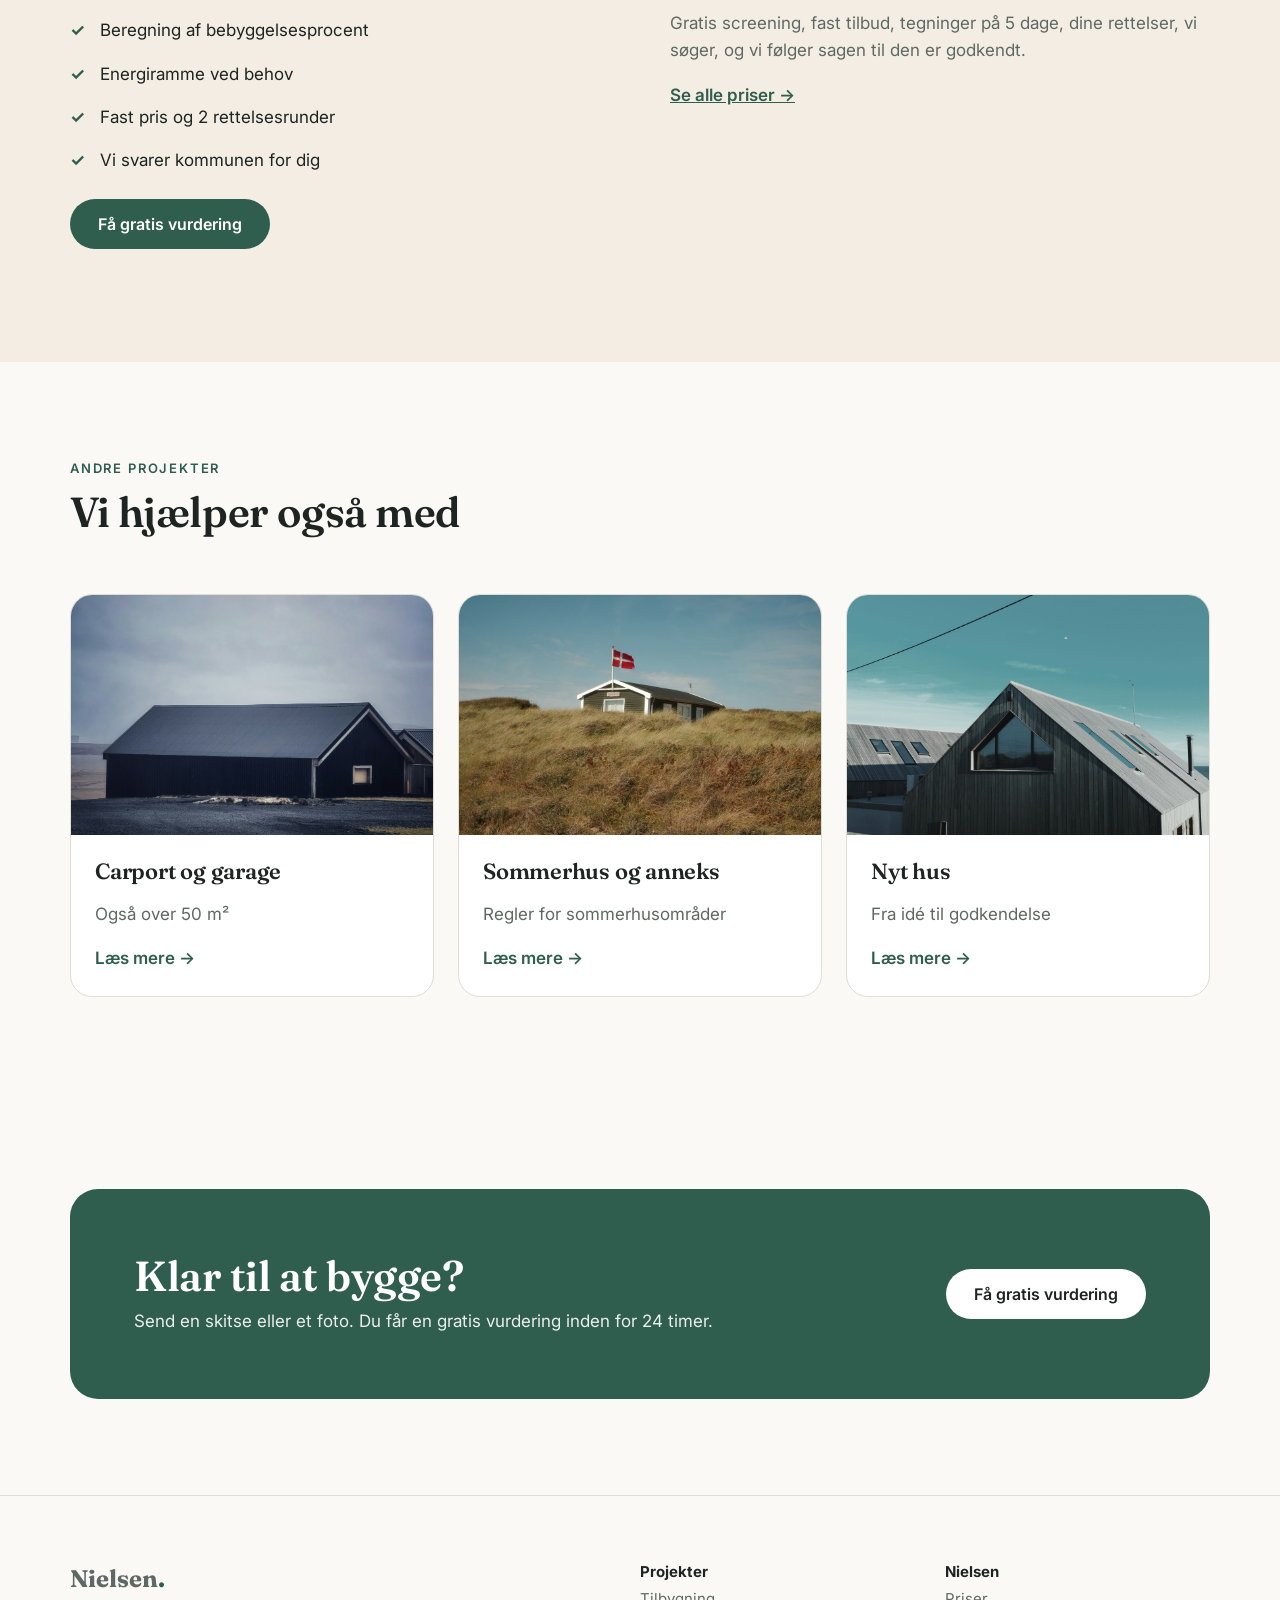
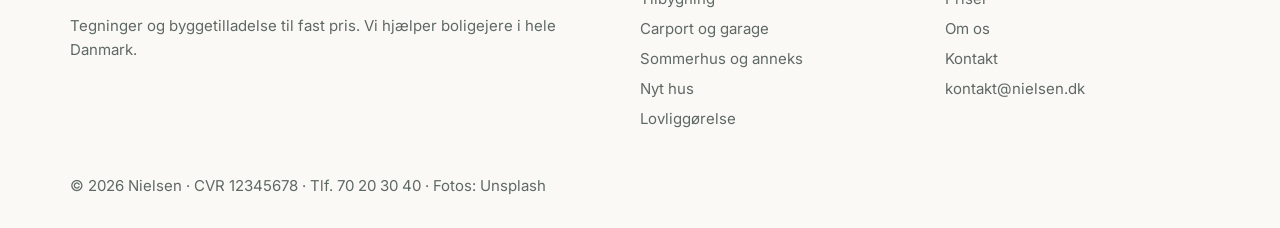
<file: tilbygning.html>
<!doctype html><html lang="da"><head><meta charset="utf-8"><meta name="viewport" content="width=device-width,initial-scale=1">
<title>Byggetilladelse til tilbygning | Nielsen</title><meta name="description" content="Mere plads i det hus, du holder af. Vi tegner tilbygningen, så den passer til huset og til kommunens regler.">
<link rel="preconnect" href="https://fonts.googleapis.com"><link href="https://fonts.googleapis.com/css2?family=Fraunces:opsz,wght@9..144,600;9..144,700&family=Inter:wght@400;600&display=swap" rel="stylesheet">
<link rel="stylesheet" href="style.css"></head><body>
<header><div class="w"><a class="logo" href="index.html">Nielsen<i>.</i></a><button class="burger" aria-label="Menu" onclick="document.querySelector('nav').classList.toggle('open')">☰</button>
<nav><a href="tilbygning.html" class=on>Tilbygning</a><a href="carport-garage.html">Carport og garage</a><a href="sommerhus-anneks.html">Sommerhus</a><a href="priser.html">Priser</a><a href="om-os.html">Om os</a><a class="btn" style="padding:11px 20px" href="kontakt.html">Gratis vurdering</a></nav></div></header>
<div class="hero small"><img src="img/tilbyg.jpg" alt=""><div class="w"><div class="eyebrow">Tilbygning</div><h1>Byggetilladelse til tilbygning</h1><p class="lead">Mere plads i det hus, du holder af. Vi tegner tilbygningen, så den passer til huset og til kommunens regler.</p><p style="margin-top:28px;display:flex;gap:12px;flex-wrap:wrap"><a class="btn" href="kontakt.html">Få gratis vurdering</a><a class="btn ghost" style="color:#fff!important;border-color:rgba(255,255,255,.5)" href="priser.html">Se priser</a></p></div></div><div class="w trust"><div><b>5 dage</b>Tegninger klar</div><div><b>Fast pris</b>Ingen overraskelser</div><div><b>2 rettelser</b>Med i alle pakker</div><div><b>98 kommuner</b>Hele Danmark</div></div><section><div class="w split"><div><div class="eyebrow">Det skal du vide</div><h2>Reglerne kort fortalt</h2><p class="lead">En tilbygning kræver næsten altid byggetilladelse. Kommunen ser især på bebyggelsesprocent, højde og afstand til skel. Vi regner det hele igennem, før vi tegner, så du ikke får en ubehagelig overraskelse.</p></div><div class="rules"><div class="rule"><h3>Bebyggelsesprocent</h3><p class="mut">For parcelhuse må der typisk bebygges op til 30 % af grunden. Lokalplanen kan sige noget andet.</p></div><div class="rule"><h3>Højde og skel</h3><p class="mut">Bygger du tæt på skel, gælder skrå højdegrænseplan. Vi tjekker det på din grund.</p></div><div class="rule"><h3>Udestue og vinterhave</h3><p class="mut">En opvarmet udestue tæller som beboelse og kræver tilladelse.</p></div><div class="rule"><h3>Energikrav</h3><p class="mut">Tilbygningen skal leve op til bygningsreglementets krav til isolering.</p></div></div></div></section><section class="sand"><div class="w split"><div><div class="eyebrow">Det får du</div><h2>Tilbygning: fra 9.995 kr.</h2><ul class="checks" style="columns:1"><li>Plan, facade og snit</li><li>Situationsplan med afstande</li><li>Beregning af bebyggelsesprocent</li><li>Energiramme ved behov</li><li>Fast pris og 2 rettelsesrunder</li><li>Vi svarer kommunen for dig</li></ul><p><a class="btn" href="kontakt.html">Få gratis vurdering</a></p></div><div><h3>Sådan foregår det</h3><p class="mut">Gratis screening, fast tilbud, tegninger på 5 dage, dine rettelser, vi søger, og vi følger sagen til den er godkendt.</p><p><a href="priser.html" style="color:var(--acc);font-weight:600">Se alle priser →</a></p></div></div></section><section><div class="w"><div class="head"><div><div class="eyebrow">Andre projekter</div><h2>Vi hjælper også med</h2></div></div><div class="cards"><a class="pcard" href="carport-garage.html"><img src="img/carport.jpg" alt="Carport og garage" loading="lazy"><div><h3>Carport og garage</h3><p class="mut">Også over 50 m²</p><span>Læs mere →</span></div></a><a class="pcard" href="sommerhus-anneks.html"><img src="img/sommer.jpg" alt="Sommerhus og anneks" loading="lazy"><div><h3>Sommerhus og anneks</h3><p class="mut">Regler for sommerhusområder</p><span>Læs mere →</span></div></a><a class="pcard" href="nyt-hus.html"><img src="img/nythus.jpg" alt="Nyt hus" loading="lazy"><div><h3>Nyt hus</h3><p class="mut">Fra idé til godkendelse</p><span>Læs mere →</span></div></a></div></div></section>
<section><div class="w"><div class="cta"><div><h2 style="margin-bottom:8px">Klar til at bygge?</h2><p>Send en skitse eller et foto. Du får en gratis vurdering inden for 24 timer.</p></div><a class="btn light" href="kontakt.html">Få gratis vurdering</a></div></div></section>
<footer><div class="w"><div class="fgrid"><div><a class="logo" href="index.html" style="padding:0">Nielsen<i>.</i></a><p>Tegninger og byggetilladelse til fast pris. Vi hjælper boligejere i hele Danmark.</p></div>
<div><b style="color:var(--ink)">Projekter</b><a href="tilbygning.html">Tilbygning</a><a href="carport-garage.html">Carport og garage</a><a href="sommerhus-anneks.html">Sommerhus og anneks</a><a href="nyt-hus.html">Nyt hus</a><a href="lovliggoerelse.html">Lovliggørelse</a></div>
<div><b style="color:var(--ink)">Nielsen</b><a href="priser.html">Priser</a><a href="om-os.html">Om os</a><a href="kontakt.html">Kontakt</a><a href="mailto:kontakt@nielsen.dk">kontakt@nielsen.dk</a></div></div>
<div>© 2026 Nielsen · CVR 12345678 · Tlf. 70 20 30 40 · Fotos: Unsplash</div></div></footer>
<script>document.querySelectorAll('[data-calc]').forEach(c=>{const p=c.querySelector('.cp'),k=c.querySelector('.ck'),r=c.querySelector('.res');
const u=()=>{const b=+k.value,x=+p.value;r.textContent=(b+(b<5000?Math.round(x/2):x)).toLocaleString('da-DK')+' kr.'};p.onchange=k.onchange=u;u()})</script>
</body></html>
</file>
<file: style.css>
:root{--bg:#fbf9f5;--ink:#1d2421;--mut:#5f6964;--acc:#2f5d4e;--acc-ink:#fff;--soft:#eef2ec;--sand:#f3ede3;--line:#e2ddd3;--card:#fff}
@media (prefers-color-scheme:dark){:root:not([data-theme="light"]){--bg:#121614;--ink:#eef1ee;--mut:#a5afa9;--acc:#7cc0a5;--acc-ink:#0f1a15;--soft:#1a2420;--sand:#1c1f1b;--line:#2a332e;--card:#181d1a}}
:root[data-theme="dark"]{--bg:#121614;--ink:#eef1ee;--mut:#a5afa9;--acc:#7cc0a5;--acc-ink:#0f1a15;--soft:#1a2420;--sand:#1c1f1b;--line:#2a332e;--card:#181d1a}
*{box-sizing:border-box}html{scroll-behavior:smooth}body{margin:0;background:var(--bg);color:var(--ink);font:17px/1.6 Inter,system-ui,sans-serif}
img{max-width:100%;display:block}a{color:inherit}.w{max-width:1180px;margin:auto;padding:0 20px}
h1,h2,h3{font-family:Fraunces,Georgia,serif;font-weight:600;letter-spacing:-.01em;line-height:1.12;margin:0 0 14px}
h1{font-size:clamp(36px,6vw,64px)}h2{font-size:clamp(28px,4vw,42px)}h3{font-size:22px}
.eyebrow{text-transform:uppercase;letter-spacing:.14em;font-size:13px;font-weight:600;color:var(--acc);margin-bottom:10px}
.mut{color:var(--mut)}.lead{font-size:20px;color:var(--mut);max-width:620px}
header{position:sticky;top:0;z-index:20;background:color-mix(in srgb,var(--bg) 92%,transparent);backdrop-filter:blur(8px);border-bottom:1px solid var(--line)}
header .w{display:flex;align-items:center;justify-content:space-between;height:70px;gap:16px}
.logo{font-family:Fraunces,Georgia,serif;font-size:24px;font-weight:700;text-decoration:none}.logo i{color:var(--acc);font-style:normal}
nav{display:flex;gap:22px;align-items:center}nav a{text-decoration:none;font-size:15px;color:var(--mut)}nav a:hover,nav a.on{color:var(--ink)}
.btn{display:inline-block;background:var(--acc);color:var(--acc-ink)!important;padding:15px 28px;border-radius:999px;text-decoration:none;font-weight:600;border:0;font:600 16px Inter,sans-serif;cursor:pointer;transition:transform .15s}
.btn:hover{transform:translateY(-2px)}.btn.ghost{background:transparent;color:var(--ink)!important;border:1.5px solid var(--line)}.btn.light{background:#fff;color:#1d2421!important}
.hero{position:relative;min-height:640px;display:flex;align-items:flex-end;color:#fff;overflow:hidden}
.hero img{position:absolute;inset:0;width:100%;height:100%;object-fit:cover}
.hero:after{content:"";position:absolute;inset:0;background:linear-gradient(90deg,rgba(10,20,15,.7),rgba(10,20,15,.15) 70%),linear-gradient(180deg,transparent 50%,rgba(10,20,15,.5))}
.hero .w{position:relative;z-index:2;padding-bottom:70px;width:100%}.hero .lead{color:rgba(255,255,255,.88)}.hero .eyebrow{color:#bfe3d2}
.hero.small{min-height:460px}.hero.small img{object-position:center 70%}
.trust{display:grid;grid-template-columns:repeat(4,1fr);border-bottom:1px solid var(--line)}
.trust div{padding:26px 20px;border-right:1px solid var(--line)}.trust div:last-child{border:0}.trust b{display:block;font-family:Fraunces,serif;font-size:26px;color:var(--acc)}
section{padding:96px 0}.sand{background:var(--sand)}.soft{background:var(--soft)}
.head{display:flex;justify-content:space-between;align-items:end;gap:30px;margin-bottom:44px;flex-wrap:wrap}
.cards{display:grid;grid-template-columns:repeat(3,1fr);gap:24px}
.pcard{background:var(--card);border:1px solid var(--line);border-radius:22px;overflow:hidden;text-decoration:none;transition:transform .2s,box-shadow .2s;display:flex;flex-direction:column}
.pcard:hover{transform:translateY(-4px);box-shadow:0 18px 40px rgba(0,0,0,.08)}
.pcard img{height:240px;width:100%;object-fit:cover}.pcard div{padding:24px}.pcard span{color:var(--acc);font-weight:600}
.prices{display:grid;grid-template-columns:repeat(3,1fr);gap:24px;align-items:stretch}
.price{background:var(--card);border:1px solid var(--line);border-radius:22px;padding:34px;display:flex;flex-direction:column}
.price.hot{background:var(--acc);color:var(--acc-ink);border:0}.price.hot .mut,.price.hot li{color:inherit;opacity:.9}.price.hot .btn{background:var(--acc-ink);color:var(--acc)!important}
.amount{font-family:Fraunces,serif;font-size:46px;font-weight:600;margin:10px 0}.amount small{font:400 16px Inter}
.price ul{list-style:none;padding:0;margin:18px 0 28px;flex:1}.price li{padding:7px 0 7px 28px;position:relative;color:var(--mut)}
.price li:before{content:"✓";position:absolute;left:0;color:var(--acc);font-weight:700}.price.hot li:before{color:inherit}
.tag{display:inline-block;background:rgba(255,255,255,.2);padding:4px 12px;border-radius:99px;font-size:13px;font-weight:600}
.steps{display:grid;grid-template-columns:repeat(3,1fr);gap:36px 30px;counter-reset:s}
.step{counter-increment:s;padding-top:20px;border-top:2px solid var(--line)}
.step:before{content:"0" counter(s);font-family:Fraunces,serif;font-size:40px;color:var(--acc);display:block;line-height:1;margin-bottom:12px}
.split{display:grid;grid-template-columns:1fr 1fr;gap:60px;align-items:center}
.split img{border-radius:24px;aspect-ratio:4/5;object-fit:cover;width:100%}
.calc{background:var(--card);border:1px solid var(--line);border-radius:24px;padding:36px}
label{display:block;font-size:14px;font-weight:600;margin:0 0 6px}
select,input,textarea{width:100%;padding:14px 16px;border:1px solid var(--line);border-radius:12px;font:inherit;background:var(--bg);color:var(--ink);margin-bottom:16px}
.res{font-family:Fraunces,serif;font-size:56px;color:var(--acc);line-height:1;margin:8px 0 20px}
details{border-bottom:1px solid var(--line);padding:22px 0}summary{font-weight:600;font-size:18px;cursor:pointer;list-style:none;display:flex;justify-content:space-between}
summary:after{content:"+";color:var(--acc);font-size:24px;line-height:1}details[open] summary:after{content:"–"}details p{color:var(--mut);margin:12px 0 0}
.cta{background:var(--acc);color:var(--acc-ink);border-radius:28px;padding:64px;display:flex;justify-content:space-between;align-items:center;gap:30px;flex-wrap:wrap}
.cta p{opacity:.9;margin:0}
.checks{columns:2;gap:30px;padding:0;list-style:none}.checks li{padding:8px 0 8px 30px;position:relative;break-inside:avoid}.checks li:before{content:"✓";position:absolute;left:0;color:var(--acc);font-weight:700}
.rules{display:grid;grid-template-columns:repeat(2,1fr);gap:20px}.rule{background:var(--card);border:1px solid var(--line);border-radius:18px;padding:26px}
footer{padding:64px 0 30px;border-top:1px solid var(--line);font-size:15px;color:var(--mut)}
.fgrid{display:grid;grid-template-columns:2fr 1fr 1fr;gap:40px;margin-bottom:40px}footer a{display:block;text-decoration:none;padding:3px 0}footer a:hover{color:var(--ink)}
.burger{display:none;background:none;border:0;font-size:26px;color:var(--ink);cursor:pointer}
@media(max-width:900px){nav{display:none;position:absolute;top:70px;left:0;right:0;background:var(--bg);flex-direction:column;padding:20px;border-bottom:1px solid var(--line)}nav.open{display:flex}.burger{display:block}
.cards,.prices,.steps,.split,.rules,.fgrid{grid-template-columns:1fr}.trust{grid-template-columns:1fr 1fr}.trust div:nth-child(2){border-right:0}.trust div{border-bottom:1px solid var(--line)}
section{padding:64px 0}.hero{min-height:560px}.cta{padding:36px}.checks{columns:1}.split img{aspect-ratio:4/3}}
</file>
